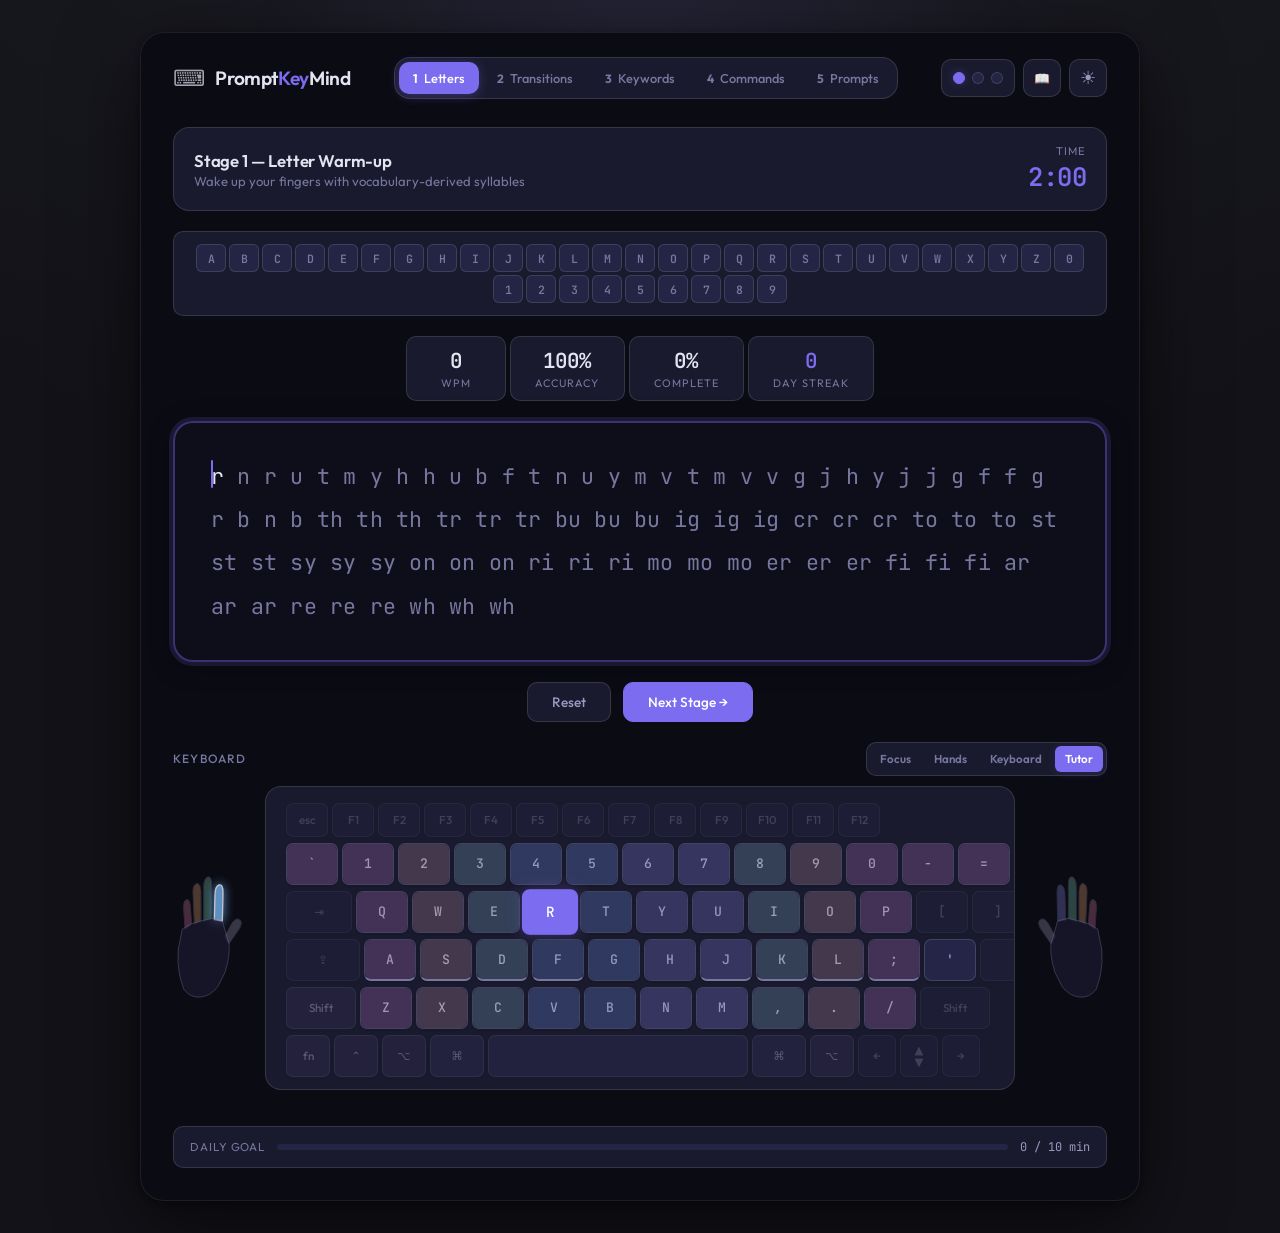
<file: index.html>
<!DOCTYPE html>
<html lang="en" data-theme="dark" data-design="studio">
<head>
  <meta charset="UTF-8">
  <meta name="viewport" content="width=device-width, initial-scale=1.0">
  <title>PromptKeyMind</title>
  <link rel="preconnect" href="https://fonts.googleapis.com">
  <link rel="preconnect" href="https://fonts.gstatic.com" crossorigin>
  <link href="https://fonts.googleapis.com/css2?family=JetBrains+Mono:wght@300;400;500;600;700&family=Outfit:wght@300;400;500;600;700&display=swap" rel="stylesheet">
  <link rel="stylesheet" href="css/styles.css?v=1.6">
</head>
<body>
  <!-- Ambient background glow -->
  <div class="ambient-glow"></div>

  <div class="app-container">
    <!-- Header -->
    <header class="app-header">
      <div class="logo">
        <span class="logo-icon">⌨</span>
        <span class="logo-text">Prompt<span class="logo-accent">Key</span>Mind</span>
      </div>

      <nav class="stage-tabs" role="tablist">
        <button class="stage-tab active" data-stage="1" role="tab" aria-selected="true">
          <span class="tab-num">1</span>
          <span class="tab-label">Letters</span>
        </button>
        <button class="stage-tab" data-stage="2" role="tab" aria-selected="false">
          <span class="tab-num">2</span>
          <span class="tab-label">Transitions</span>
        </button>
        <button class="stage-tab" data-stage="3" role="tab" aria-selected="false">
          <span class="tab-num">3</span>
          <span class="tab-label">Keywords</span>
        </button>
        <button class="stage-tab" data-stage="4" role="tab" aria-selected="false">
          <span class="tab-num">4</span>
          <span class="tab-label">Commands</span>
        </button>
        <button class="stage-tab" data-stage="5" role="tab" aria-selected="false">
          <span class="tab-num">5</span>
          <span class="tab-label">Prompts</span>
        </button>
      </nav>

      <div class="header-controls">
        <div class="design-switcher" role="group" aria-label="Design concept">
          <button class="design-dot" data-design-opt="studio" title="Studio frame" aria-label="Studio design"></button>
          <button class="design-dot" data-design-opt="terminal" title="Terminal glow" aria-label="Terminal glow design"></button>
          <button class="design-dot" data-design-opt="spotlight" title="Spotlight" aria-label="Spotlight design"></button>
        </div>
        <a href="vocab.html" class="btn-icon" title="Vocabulary" style="text-decoration:none;font-size:0.8rem;">📖</a>
        <button class="btn-icon" id="theme-toggle" title="Toggle theme (T)">
          <span class="theme-icon-dark">☀</span>
          <span class="theme-icon-light">☾</span>
        </button>
      </div>
    </header>

    <!-- Stage Info Bar -->
    <div class="stage-info">
      <div class="stage-title">
        <h2 id="stage-name">Stage 1 — Letter Warm-up</h2>
        <p class="stage-hint" id="stage-hint">Wake up your fingers with syllable patterns</p>
      </div>
      <div class="stage-timer">
        <span class="timer-label">Time</span>
        <span class="timer-value" id="timer">2:00</span>
      </div>
    </div>

    <!-- Key Progress Bar (Keybr-style) -->
    <div class="key-progress-bar" id="key-progress">
      <!-- Populated by JS -->
    </div>

    <!-- Stats Bar -->
    <div class="stats-bar">
      <div class="stat">
        <span class="stat-value" id="stat-wpm">0</span>
        <span class="stat-label">WPM</span>
      </div>
      <div class="stat">
        <span class="stat-value" id="stat-accuracy">100%</span>
        <span class="stat-label">Accuracy</span>
      </div>
      <div class="stat">
        <span class="stat-value" id="stat-progress">0%</span>
        <span class="stat-label">Complete</span>
      </div>
      <div class="stat stat-streak">
        <span class="stat-value" id="stat-streak">0</span>
        <span class="stat-label">Day streak</span>
      </div>
    </div>

    <!-- Typing Area -->
    <div class="typing-area" id="typing-area">
      <div class="typing-text" id="typing-text">
        <!-- Populated by JS: spans per character -->
      </div>
      <!-- Hidden input to capture keystrokes -->
      <input type="text" class="typing-input" id="typing-input" autocomplete="off" autocorrect="off" autocapitalize="off" spellcheck="false">
    </div>

    <!-- Action Buttons -->
    <div class="action-bar">
      <button class="btn btn-secondary" id="btn-reset" title="Reset (Esc)">Reset</button>
      <button class="btn btn-primary" id="btn-next" title="Next stage (→)">Next Stage →</button>
    </div>

    <!-- Virtual Keyboard -->
    <div class="keyboard-section" id="keyboard-section">
      <div class="keyboard-header">
        <span class="keyboard-title">Keyboard</span>
        <div class="visual-aid-switcher" role="group" aria-label="Visual aid">
          <button class="visual-aid-btn" data-visual-aid="focus" aria-pressed="false">Focus</button>
          <button class="visual-aid-btn" data-visual-aid="hands" aria-pressed="false">Hands</button>
          <button class="visual-aid-btn" data-visual-aid="keyboard" aria-pressed="false">Keyboard</button>
          <button class="visual-aid-btn active" data-visual-aid="tutor" aria-pressed="true">Tutor</button>
        </div>
      </div>
      <div class="keyboard-with-hands" id="keyboard-with-hands">
        <div class="hand hand-left" id="hand-left">
          <svg viewBox="0 0 120 200" xmlns="http://www.w3.org/2000/svg">
            <!-- Left hand outline with 5 finger regions -->
            <!-- Pinky (leftmost finger) -->
            <path class="finger" data-finger="pinky-l"
              d="M18,90 L16,60 Q15,48 20,46 Q25,44 26,56 L28,82 Z"
              />
            <!-- Ring finger -->
            <path class="finger" data-finger="ring-l"
              d="M32,82 L30,38 Q29,24 35,22 Q41,20 42,34 L42,78 Z"
              />
            <!-- Middle finger -->
            <path class="finger" data-finger="middle-l"
              d="M46,78 L46,28 Q46,14 52,12 Q58,10 58,24 L58,74 Z"
              />
            <!-- Index finger -->
            <path class="finger" data-finger="index-l"
              d="M62,76 L63,40 Q63,26 69,24 Q75,22 75,36 L74,78 Z"
              />
            <!-- Thumb (angled outward to the right) -->
            <path class="finger" data-finger="thumb"
              d="M78,100 L88,82 Q94,72 100,76 Q106,80 98,92 L84,112 Z"
              />
            <!-- Palm -->
            <path class="hand-palm"
              d="M14,90 L28,82 L42,78 L58,74 L74,78 L84,112
                 Q86,130 78,155 L68,175 Q58,190 42,192
                 Q26,194 16,180 L10,160 Q6,140 8,120 Z"
              />
          </svg>
        </div>
        <div class="keyboard-container" id="keyboard-container">
          <!-- Populated by keyboard.js -->
        </div>
        <div class="hand hand-right" id="hand-right">
          <svg viewBox="0 0 120 200" xmlns="http://www.w3.org/2000/svg">
            <!-- Right hand outline with 5 finger regions (mirrored) -->
            <!-- Pinky (rightmost finger) -->
            <path class="finger" data-finger="pinky-r"
              d="M102,90 L104,60 Q105,48 100,46 Q95,44 94,56 L92,82 Z"
              />
            <!-- Ring finger -->
            <path class="finger" data-finger="ring-r"
              d="M88,82 L90,38 Q91,24 85,22 Q79,20 78,34 L78,78 Z"
              />
            <!-- Middle finger -->
            <path class="finger" data-finger="middle-r"
              d="M74,78 L74,28 Q74,14 68,12 Q62,10 62,24 L62,74 Z"
              />
            <!-- Index finger -->
            <path class="finger" data-finger="index-r"
              d="M58,76 L57,40 Q57,26 51,24 Q45,22 45,36 L46,78 Z"
              />
            <!-- Thumb (angled outward to the left) -->
            <path class="finger" data-finger="thumb"
              d="M42,100 L32,82 Q26,72 20,76 Q14,80 22,92 L36,112 Z"
              />
            <!-- Palm -->
            <path class="hand-palm"
              d="M106,90 L92,82 L78,78 L62,74 L46,78 L36,112
                 Q34,130 42,155 L52,175 Q62,190 78,192
                 Q94,194 104,180 L110,160 Q114,140 112,120 Z"
              />
          </svg>
        </div>
      </div>
    </div>

    <!-- Daily Goal Footer -->
    <footer class="app-footer">
      <div class="daily-goal">
        <span class="goal-label">Daily goal</span>
        <div class="goal-bar">
          <div class="goal-fill" id="goal-fill" style="width: 0%"></div>
        </div>
        <span class="goal-text" id="goal-text">0 / 10 min</span>
      </div>
    </footer>
  </div>

  <script type="module" src="js/app.js?v=1.6"></script>
</body>
</html>
</file>
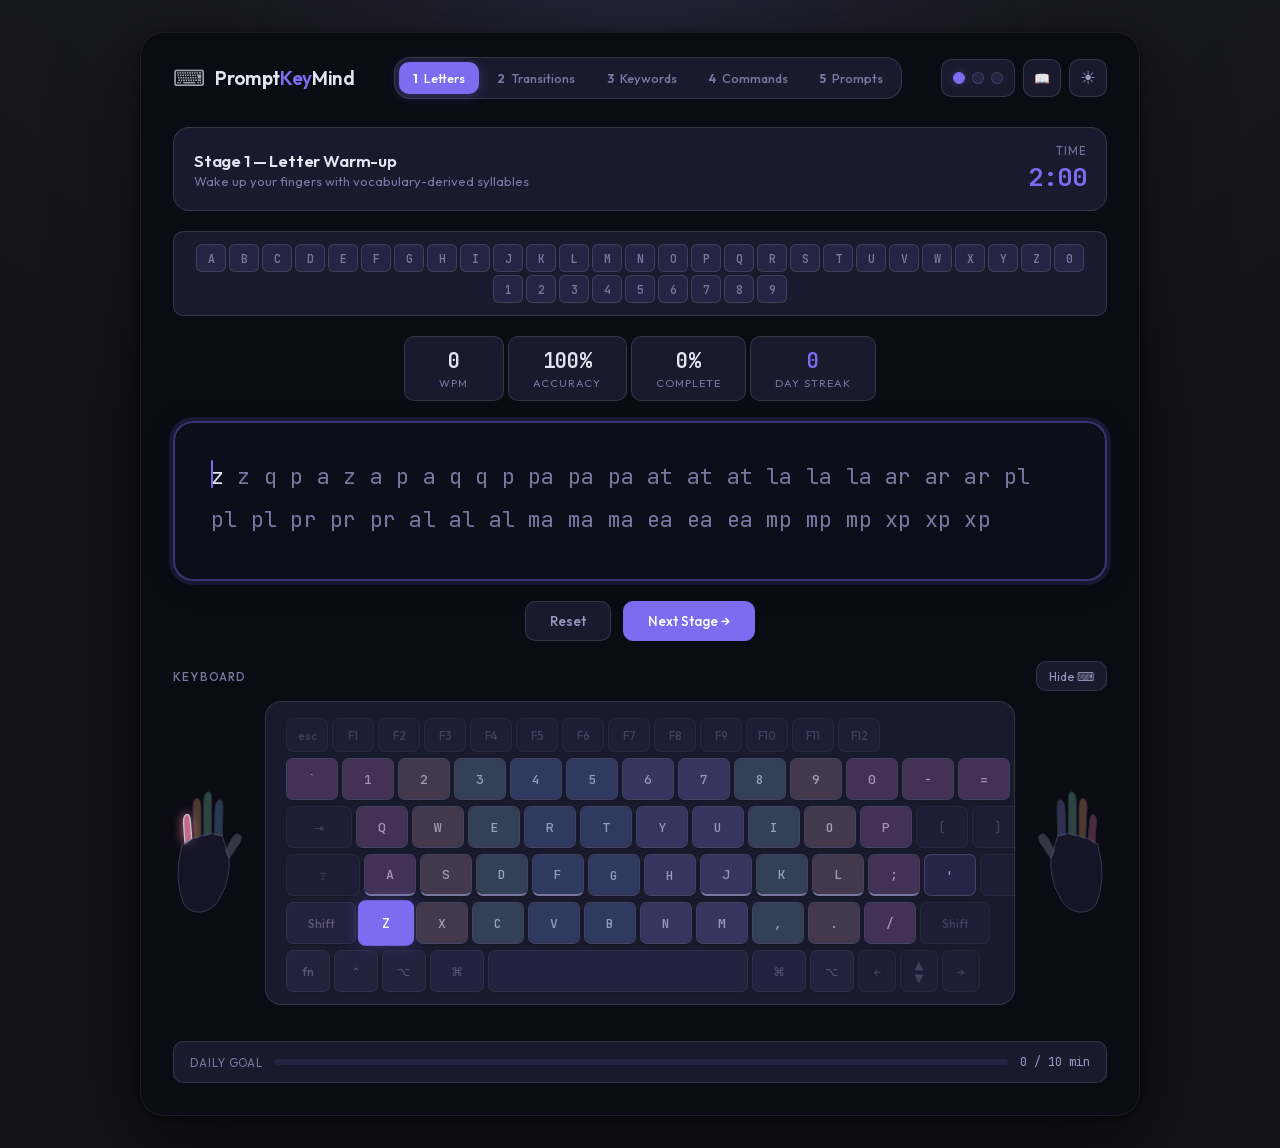
<file: local/index.html>
<!DOCTYPE html>
<html lang="en" data-theme="dark" data-design="studio">
<head>
  <meta charset="UTF-8">
  <meta name="viewport" content="width=device-width, initial-scale=1.0">
  <title>PromptKeyMind</title>
  <link rel="stylesheet" href="css/fonts.css">
  <link rel="stylesheet" href="css/styles.css">
</head>
<body>
  <!-- Ambient background glow -->
  <div class="ambient-glow"></div>

  <div class="app-container">
    <!-- Header -->
    <header class="app-header">
      <div class="logo">
        <span class="logo-icon">⌨</span>
        <span class="logo-text">Prompt<span class="logo-accent">Key</span>Mind</span>
      </div>

      <nav class="stage-tabs" role="tablist">
        <button class="stage-tab active" data-stage="1" role="tab" aria-selected="true">
          <span class="tab-num">1</span>
          <span class="tab-label">Letters</span>
        </button>
        <button class="stage-tab" data-stage="2" role="tab" aria-selected="false">
          <span class="tab-num">2</span>
          <span class="tab-label">Transitions</span>
        </button>
        <button class="stage-tab" data-stage="3" role="tab" aria-selected="false">
          <span class="tab-num">3</span>
          <span class="tab-label">Keywords</span>
        </button>
        <button class="stage-tab" data-stage="4" role="tab" aria-selected="false">
          <span class="tab-num">4</span>
          <span class="tab-label">Commands</span>
        </button>
        <button class="stage-tab" data-stage="5" role="tab" aria-selected="false">
          <span class="tab-num">5</span>
          <span class="tab-label">Prompts</span>
        </button>
      </nav>

      <div class="header-controls">
        <div class="design-switcher" role="group" aria-label="Design concept">
          <button class="design-dot" data-design-opt="studio" title="Studio frame" aria-label="Studio design"></button>
          <button class="design-dot" data-design-opt="terminal" title="Terminal glow" aria-label="Terminal glow design"></button>
          <button class="design-dot" data-design-opt="spotlight" title="Spotlight" aria-label="Spotlight design"></button>
        </div>
        <a href="vocab.html" class="btn-icon" title="Vocabulary" style="text-decoration:none;font-size:0.8rem;">📖</a>
        <button class="btn-icon" id="theme-toggle" title="Toggle theme (T)">
          <span class="theme-icon-dark">☀</span>
          <span class="theme-icon-light">☾</span>
        </button>
      </div>
    </header>

    <!-- Stage Info Bar -->
    <div class="stage-info">
      <div class="stage-title">
        <h2 id="stage-name">Stage 1 — Letter Warm-up</h2>
        <p class="stage-hint" id="stage-hint">Wake up your fingers with syllable patterns</p>
      </div>
      <div class="stage-timer">
        <span class="timer-label">Time</span>
        <span class="timer-value" id="timer">2:00</span>
      </div>
    </div>

    <!-- Key Progress Bar (Keybr-style) -->
    <div class="key-progress-bar" id="key-progress">
      <!-- Populated by JS -->
    </div>

    <!-- Stats Bar -->
    <div class="stats-bar">
      <div class="stat">
        <span class="stat-value" id="stat-wpm">0</span>
        <span class="stat-label">WPM</span>
      </div>
      <div class="stat">
        <span class="stat-value" id="stat-accuracy">100%</span>
        <span class="stat-label">Accuracy</span>
      </div>
      <div class="stat">
        <span class="stat-value" id="stat-progress">0%</span>
        <span class="stat-label">Complete</span>
      </div>
      <div class="stat stat-streak">
        <span class="stat-value" id="stat-streak">0</span>
        <span class="stat-label">Day streak</span>
      </div>
    </div>

    <!-- Typing Area -->
    <div class="typing-area" id="typing-area">
      <div class="typing-text" id="typing-text">
        <!-- Populated by JS: spans per character -->
      </div>
      <!-- Hidden input to capture keystrokes -->
      <input type="text" class="typing-input" id="typing-input" autocomplete="off" autocorrect="off" autocapitalize="off" spellcheck="false">
    </div>

    <!-- Action Buttons -->
    <div class="action-bar">
      <button class="btn btn-secondary" id="btn-reset" title="Reset (Esc)">Reset</button>
      <button class="btn btn-primary" id="btn-next" title="Next stage (→)">Next Stage →</button>
    </div>

    <!-- Virtual Keyboard -->
    <div class="keyboard-section" id="keyboard-section">
      <div class="keyboard-header">
        <span class="keyboard-title">Keyboard</span>
        <button class="btn-icon btn-small" id="keyboard-toggle" title="Toggle keyboard (K)">Hide ⌨</button>
      </div>
      <div class="keyboard-with-hands" id="keyboard-with-hands">
        <div class="hand hand-left" id="hand-left">
          <svg viewBox="0 0 120 200" xmlns="http://www.w3.org/2000/svg">
            <!-- Left hand outline with 5 finger regions -->
            <!-- Pinky (leftmost finger) -->
            <path class="finger" data-finger="pinky-l"
              d="M18,90 L16,60 Q15,48 20,46 Q25,44 26,56 L28,82 Z"
              />
            <!-- Ring finger -->
            <path class="finger" data-finger="ring-l"
              d="M32,82 L30,38 Q29,24 35,22 Q41,20 42,34 L42,78 Z"
              />
            <!-- Middle finger -->
            <path class="finger" data-finger="middle-l"
              d="M46,78 L46,28 Q46,14 52,12 Q58,10 58,24 L58,74 Z"
              />
            <!-- Index finger -->
            <path class="finger" data-finger="index-l"
              d="M62,76 L63,40 Q63,26 69,24 Q75,22 75,36 L74,78 Z"
              />
            <!-- Thumb (angled outward to the right) -->
            <path class="finger" data-finger="thumb"
              d="M78,100 L88,82 Q94,72 100,76 Q106,80 98,92 L84,112 Z"
              />
            <!-- Palm -->
            <path class="hand-palm"
              d="M14,90 L28,82 L42,78 L58,74 L74,78 L84,112
                 Q86,130 78,155 L68,175 Q58,190 42,192
                 Q26,194 16,180 L10,160 Q6,140 8,120 Z"
              />
          </svg>
        </div>
        <div class="keyboard-container" id="keyboard-container">
          <!-- Populated by keyboard.js -->
        </div>
        <div class="hand hand-right" id="hand-right">
          <svg viewBox="0 0 120 200" xmlns="http://www.w3.org/2000/svg">
            <!-- Right hand outline with 5 finger regions (mirrored) -->
            <!-- Pinky (rightmost finger) -->
            <path class="finger" data-finger="pinky-r"
              d="M102,90 L104,60 Q105,48 100,46 Q95,44 94,56 L92,82 Z"
              />
            <!-- Ring finger -->
            <path class="finger" data-finger="ring-r"
              d="M88,82 L90,38 Q91,24 85,22 Q79,20 78,34 L78,78 Z"
              />
            <!-- Middle finger -->
            <path class="finger" data-finger="middle-r"
              d="M74,78 L74,28 Q74,14 68,12 Q62,10 62,24 L62,74 Z"
              />
            <!-- Index finger -->
            <path class="finger" data-finger="index-r"
              d="M58,76 L57,40 Q57,26 51,24 Q45,22 45,36 L46,78 Z"
              />
            <!-- Thumb (angled outward to the left) -->
            <path class="finger" data-finger="thumb"
              d="M42,100 L32,82 Q26,72 20,76 Q14,80 22,92 L36,112 Z"
              />
            <!-- Palm -->
            <path class="hand-palm"
              d="M106,90 L92,82 L78,78 L62,74 L46,78 L36,112
                 Q34,130 42,155 L52,175 Q62,190 78,192
                 Q94,194 104,180 L110,160 Q114,140 112,120 Z"
              />
          </svg>
        </div>
      </div>
    </div>

    <!-- Daily Goal Footer -->
    <footer class="app-footer">
      <div class="daily-goal">
        <span class="goal-label">Daily goal</span>
        <div class="goal-bar">
          <div class="goal-fill" id="goal-fill" style="width: 0%"></div>
        </div>
        <span class="goal-text" id="goal-text">0 / 10 min</span>
      </div>
    </footer>
  </div>

  <script type="module" src="js/app.js"></script>
</body>
</html>
</file>
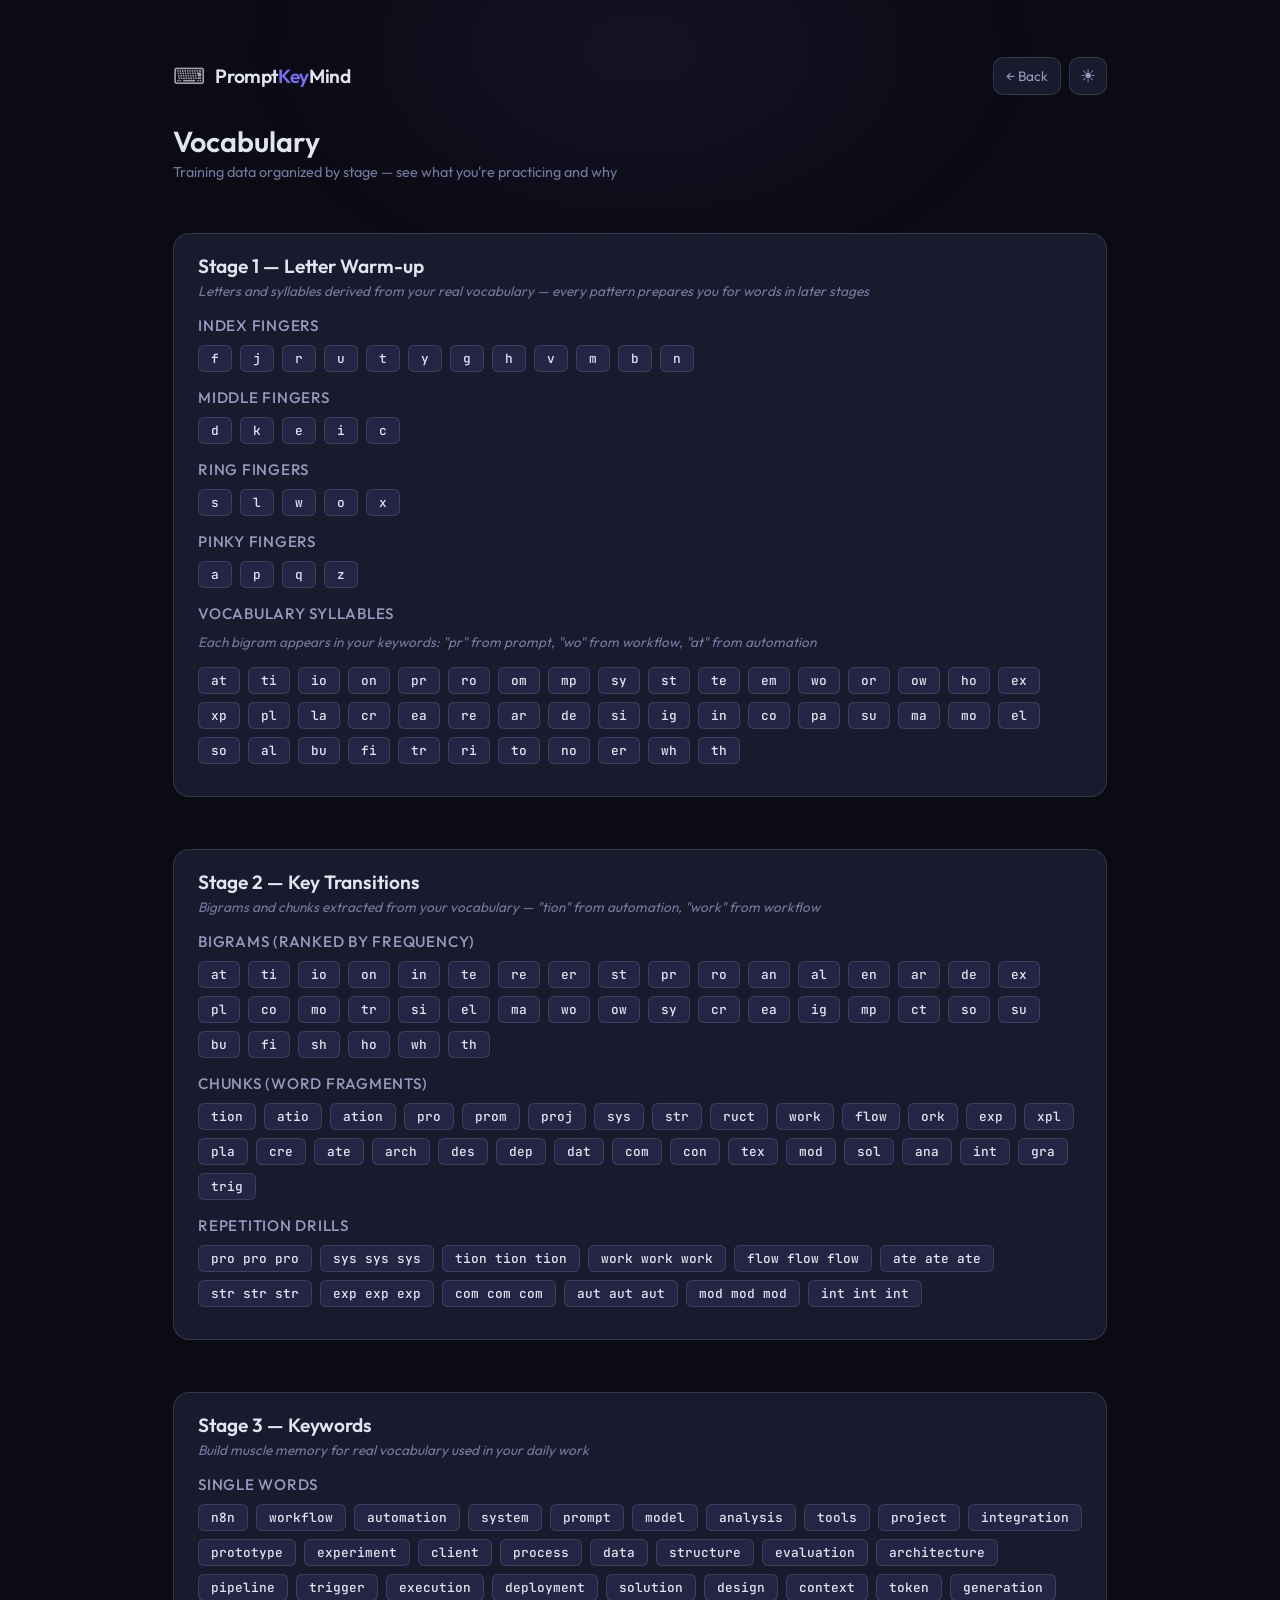
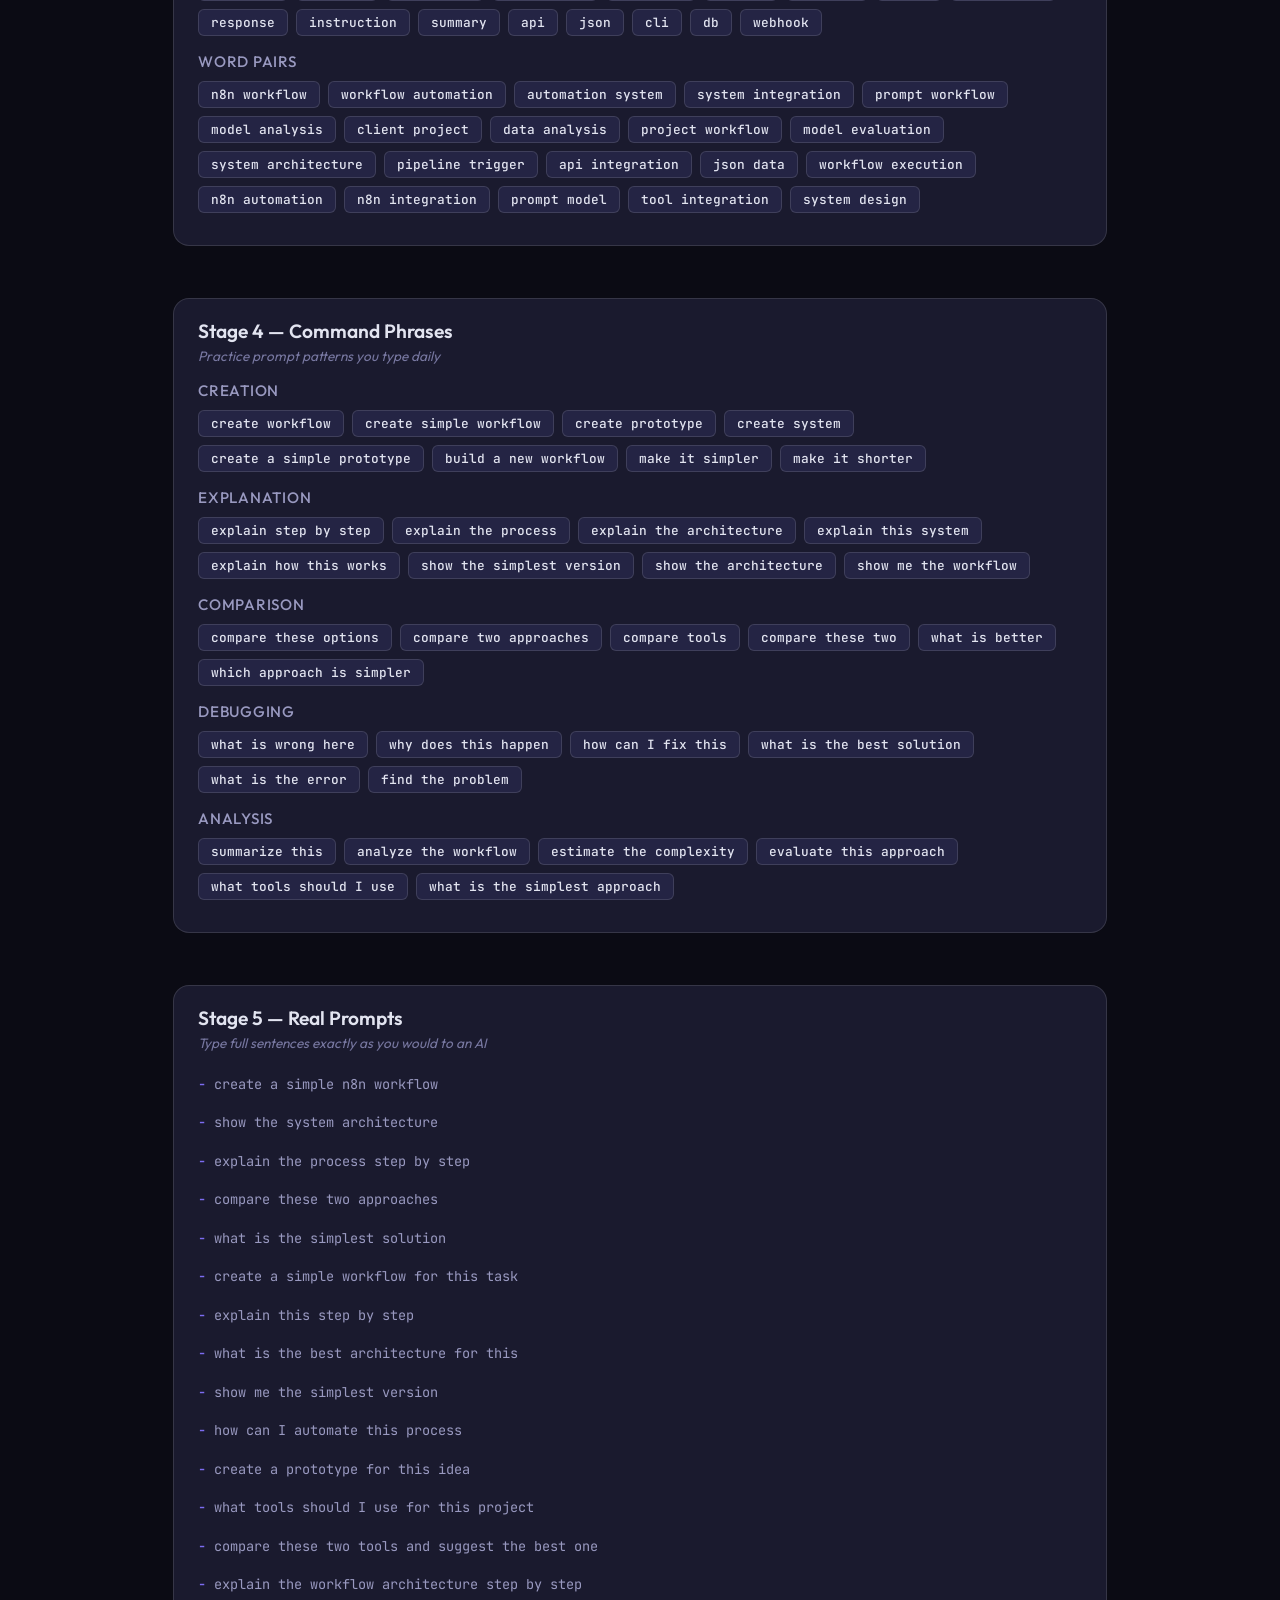
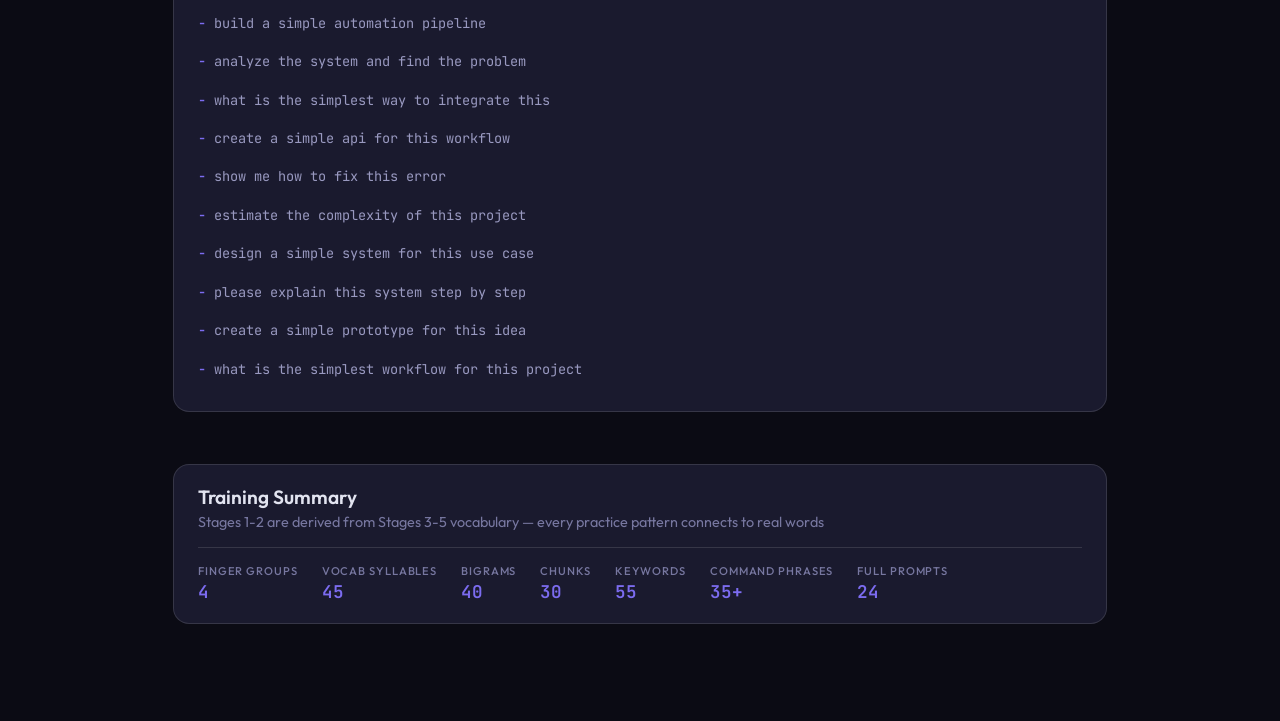
<file: vocab.html>
<!DOCTYPE html>
<html lang="en" data-theme="dark">
<head>
  <meta charset="UTF-8">
  <meta name="viewport" content="width=device-width, initial-scale=1.0">
  <title>PromptKeyMind — Vocabulary</title>
  <link rel="preconnect" href="https://fonts.googleapis.com">
  <link rel="preconnect" href="https://fonts.gstatic.com" crossorigin>
  <link href="https://fonts.googleapis.com/css2?family=JetBrains+Mono:wght@300;400;500;600;700&family=Outfit:wght@300;400;500;600;700&display=swap" rel="stylesheet">
  <link rel="stylesheet" href="css/styles.css?v=1.6">
  <style>
    /* Vocab-specific styles */
    .vocab-header {
      display: flex;
      align-items: center;
      justify-content: space-between;
      margin-bottom: 32px;
    }

    .vocab-header-title {
      display: flex;
      flex-direction: column;
      gap: 4px;
    }

    .vocab-header-title h1 {
      font-size: 1.8rem;
      font-weight: 600;
      margin: 0;
    }

    .vocab-header-subtitle {
      color: var(--text-muted);
      font-size: 0.9rem;
    }

    .vocab-back-link {
      display: inline-flex;
      align-items: center;
      gap: 6px;
      padding: 8px 12px;
      background: var(--bg-secondary);
      color: var(--text-secondary);
      border: 1px solid var(--border);
      border-radius: var(--radius-md);
      text-decoration: none;
      font-size: 0.85rem;
      transition: all var(--transition);
    }

    .vocab-back-link:hover {
      background: var(--bg-tertiary);
      color: var(--text-primary);
    }

    .vocab-section {
      margin-bottom: 32px;
      padding: 20px 24px;
      background: var(--bg-secondary);
      border: 1px solid var(--border);
      border-radius: var(--radius-lg);
    }

    .vocab-section h2 {
      font-size: 1.2rem;
      font-weight: 600;
      margin: 0 0 4px 0;
      color: var(--text-primary);
    }

    .vocab-purpose {
      color: var(--text-muted);
      font-size: 0.85rem;
      margin-bottom: 16px;
      font-style: italic;
    }

    .vocab-section h3 {
      font-size: 0.95rem;
      font-weight: 500;
      margin: 16px 0 10px 0;
      color: var(--text-secondary);
      text-transform: uppercase;
      letter-spacing: 0.05em;
    }

    .vocab-section h3:first-of-type {
      margin-top: 0;
    }

    .vocab-grid {
      display: flex;
      flex-wrap: wrap;
      gap: 8px;
      margin-bottom: 12px;
    }

    .vocab-tag {
      display: inline-flex;
      align-items: center;
      padding: 4px 12px;
      background: var(--bg-tertiary);
      color: var(--text-primary);
      border-radius: var(--radius-sm);
      font-family: var(--font-mono);
      font-size: 0.8rem;
      font-weight: 500;
      border: 1px solid var(--border);
    }

    .vocab-list {
      font-family: var(--font-mono);
      font-size: 0.85rem;
      line-height: 1.8;
      color: var(--text-secondary);
    }

    .vocab-list-item {
      padding: 4px 0;
      margin-bottom: 6px;
    }

    .vocab-list-item::before {
      content: '- ';
      color: var(--accent);
      font-weight: 600;
    }

    .vocab-summary {
      display: flex;
      gap: 24px;
      flex-wrap: wrap;
      margin-top: 16px;
      padding-top: 16px;
      border-top: 1px solid var(--border);
    }

    .summary-item {
      display: flex;
      flex-direction: column;
      gap: 2px;
    }

    .summary-label {
      font-size: 0.7rem;
      text-transform: uppercase;
      letter-spacing: 0.08em;
      color: var(--text-muted);
      font-weight: 500;
    }

    .summary-value {
      font-family: var(--font-mono);
      font-size: 1.1rem;
      font-weight: 600;
      color: var(--accent);
    }

    .subtitle-text {
      color: var(--text-muted);
      font-size: 0.9rem;
    }
  </style>
</head>
<body>
  <!-- Ambient background glow -->
  <div class="ambient-glow"></div>

  <div class="app-container">
    <!-- Header -->
    <header class="app-header">
      <div class="logo">
        <span class="logo-icon">⌨</span>
        <span class="logo-text">Prompt<span class="logo-accent">Key</span>Mind</span>
      </div>

      <div class="header-controls">
        <a href="index.html" class="vocab-back-link" title="Back to practice">← Back</a>
        <button class="btn-icon" id="theme-toggle" title="Toggle theme (T)">
          <span class="theme-icon-dark">☀</span>
          <span class="theme-icon-light">☾</span>
        </button>
      </div>
    </header>

    <div class="vocab-header">
      <div class="vocab-header-title">
        <h1>Vocabulary</h1>
        <p class="vocab-header-subtitle">Training data organized by stage — see what you're practicing and why</p>
      </div>
    </div>

    <!-- Stage 1: Letter Warm-up -->
    <section class="vocab-section">
      <h2>Stage 1 — Letter Warm-up</h2>
      <p class="vocab-purpose">Letters and syllables derived from your real vocabulary — every pattern prepares you for words in later stages</p>

      <h3>Index Fingers</h3>
      <div class="vocab-grid">
        <span class="vocab-tag">f</span> <span class="vocab-tag">j</span>
        <span class="vocab-tag">r</span> <span class="vocab-tag">u</span>
        <span class="vocab-tag">t</span> <span class="vocab-tag">y</span>
        <span class="vocab-tag">g</span> <span class="vocab-tag">h</span>
        <span class="vocab-tag">v</span> <span class="vocab-tag">m</span>
        <span class="vocab-tag">b</span> <span class="vocab-tag">n</span>
      </div>

      <h3>Middle Fingers</h3>
      <div class="vocab-grid">
        <span class="vocab-tag">d</span> <span class="vocab-tag">k</span>
        <span class="vocab-tag">e</span> <span class="vocab-tag">i</span>
        <span class="vocab-tag">c</span>
      </div>

      <h3>Ring Fingers</h3>
      <div class="vocab-grid">
        <span class="vocab-tag">s</span> <span class="vocab-tag">l</span>
        <span class="vocab-tag">w</span> <span class="vocab-tag">o</span>
        <span class="vocab-tag">x</span>
      </div>

      <h3>Pinky Fingers</h3>
      <div class="vocab-grid">
        <span class="vocab-tag">a</span> <span class="vocab-tag">p</span>
        <span class="vocab-tag">q</span> <span class="vocab-tag">z</span>
      </div>

      <h3>Vocabulary Syllables</h3>
      <p class="vocab-purpose">Each bigram appears in your keywords: "pr" from prompt, "wo" from workflow, "at" from automation</p>
      <div class="vocab-grid">
        <span class="vocab-tag">at</span> <span class="vocab-tag">ti</span>
        <span class="vocab-tag">io</span> <span class="vocab-tag">on</span>
        <span class="vocab-tag">pr</span> <span class="vocab-tag">ro</span>
        <span class="vocab-tag">om</span> <span class="vocab-tag">mp</span>
        <span class="vocab-tag">sy</span> <span class="vocab-tag">st</span>
        <span class="vocab-tag">te</span> <span class="vocab-tag">em</span>
        <span class="vocab-tag">wo</span> <span class="vocab-tag">or</span>
        <span class="vocab-tag">ow</span> <span class="vocab-tag">ho</span>
        <span class="vocab-tag">ex</span> <span class="vocab-tag">xp</span>
        <span class="vocab-tag">pl</span> <span class="vocab-tag">la</span>
        <span class="vocab-tag">cr</span> <span class="vocab-tag">ea</span>
        <span class="vocab-tag">re</span> <span class="vocab-tag">ar</span>
        <span class="vocab-tag">de</span> <span class="vocab-tag">si</span>
        <span class="vocab-tag">ig</span> <span class="vocab-tag">in</span>
        <span class="vocab-tag">co</span> <span class="vocab-tag">pa</span>
        <span class="vocab-tag">su</span> <span class="vocab-tag">ma</span>
        <span class="vocab-tag">mo</span> <span class="vocab-tag">el</span>
        <span class="vocab-tag">so</span> <span class="vocab-tag">al</span>
        <span class="vocab-tag">bu</span> <span class="vocab-tag">fi</span>
        <span class="vocab-tag">tr</span> <span class="vocab-tag">ri</span>
        <span class="vocab-tag">to</span> <span class="vocab-tag">no</span>
        <span class="vocab-tag">er</span> <span class="vocab-tag">wh</span>
        <span class="vocab-tag">th</span>
      </div>
    </section>

    <!-- Stage 2: Key Transitions -->
    <section class="vocab-section">
      <h2>Stage 2 — Key Transitions</h2>
      <p class="vocab-purpose">Bigrams and chunks extracted from your vocabulary — "tion" from automation, "work" from workflow</p>

      <h3>Bigrams (ranked by frequency)</h3>
      <div class="vocab-grid">
        <span class="vocab-tag">at</span> <span class="vocab-tag">ti</span>
        <span class="vocab-tag">io</span> <span class="vocab-tag">on</span>
        <span class="vocab-tag">in</span> <span class="vocab-tag">te</span>
        <span class="vocab-tag">re</span> <span class="vocab-tag">er</span>
        <span class="vocab-tag">st</span> <span class="vocab-tag">pr</span>
        <span class="vocab-tag">ro</span> <span class="vocab-tag">an</span>
        <span class="vocab-tag">al</span> <span class="vocab-tag">en</span>
        <span class="vocab-tag">ar</span> <span class="vocab-tag">de</span>
        <span class="vocab-tag">ex</span> <span class="vocab-tag">pl</span>
        <span class="vocab-tag">co</span> <span class="vocab-tag">mo</span>
        <span class="vocab-tag">tr</span> <span class="vocab-tag">si</span>
        <span class="vocab-tag">el</span> <span class="vocab-tag">ma</span>
        <span class="vocab-tag">wo</span> <span class="vocab-tag">ow</span>
        <span class="vocab-tag">sy</span> <span class="vocab-tag">cr</span>
        <span class="vocab-tag">ea</span> <span class="vocab-tag">ig</span>
        <span class="vocab-tag">mp</span> <span class="vocab-tag">ct</span>
        <span class="vocab-tag">so</span> <span class="vocab-tag">su</span>
        <span class="vocab-tag">bu</span> <span class="vocab-tag">fi</span>
        <span class="vocab-tag">sh</span> <span class="vocab-tag">ho</span>
        <span class="vocab-tag">wh</span> <span class="vocab-tag">th</span>
      </div>

      <h3>Chunks (word fragments)</h3>
      <div class="vocab-grid">
        <span class="vocab-tag">tion</span> <span class="vocab-tag">atio</span>
        <span class="vocab-tag">ation</span> <span class="vocab-tag">pro</span>
        <span class="vocab-tag">prom</span> <span class="vocab-tag">proj</span>
        <span class="vocab-tag">sys</span> <span class="vocab-tag">str</span>
        <span class="vocab-tag">ruct</span> <span class="vocab-tag">work</span>
        <span class="vocab-tag">flow</span> <span class="vocab-tag">ork</span>
        <span class="vocab-tag">exp</span> <span class="vocab-tag">xpl</span>
        <span class="vocab-tag">pla</span> <span class="vocab-tag">cre</span>
        <span class="vocab-tag">ate</span> <span class="vocab-tag">arch</span>
        <span class="vocab-tag">des</span> <span class="vocab-tag">dep</span>
        <span class="vocab-tag">dat</span> <span class="vocab-tag">com</span>
        <span class="vocab-tag">con</span> <span class="vocab-tag">tex</span>
        <span class="vocab-tag">mod</span> <span class="vocab-tag">sol</span>
        <span class="vocab-tag">ana</span> <span class="vocab-tag">int</span>
        <span class="vocab-tag">gra</span> <span class="vocab-tag">trig</span>
      </div>

      <h3>Repetition Drills</h3>
      <div class="vocab-grid">
        <span class="vocab-tag">pro pro pro</span>
        <span class="vocab-tag">sys sys sys</span>
        <span class="vocab-tag">tion tion tion</span>
        <span class="vocab-tag">work work work</span>
        <span class="vocab-tag">flow flow flow</span>
        <span class="vocab-tag">ate ate ate</span>
        <span class="vocab-tag">str str str</span>
        <span class="vocab-tag">exp exp exp</span>
        <span class="vocab-tag">com com com</span>
        <span class="vocab-tag">aut aut aut</span>
        <span class="vocab-tag">mod mod mod</span>
        <span class="vocab-tag">int int int</span>
      </div>
    </section>

    <!-- Stage 3: Keywords -->
    <section class="vocab-section">
      <h2>Stage 3 — Keywords</h2>
      <p class="vocab-purpose">Build muscle memory for real vocabulary used in your daily work</p>

      <h3>Single Words</h3>
      <div class="vocab-grid">
        <span class="vocab-tag">n8n</span>
        <span class="vocab-tag">workflow</span>
        <span class="vocab-tag">automation</span>
        <span class="vocab-tag">system</span>
        <span class="vocab-tag">prompt</span>
        <span class="vocab-tag">model</span>
        <span class="vocab-tag">analysis</span>
        <span class="vocab-tag">tools</span>
        <span class="vocab-tag">project</span>
        <span class="vocab-tag">integration</span>
        <span class="vocab-tag">prototype</span>
        <span class="vocab-tag">experiment</span>
        <span class="vocab-tag">client</span>
        <span class="vocab-tag">process</span>
        <span class="vocab-tag">data</span>
        <span class="vocab-tag">structure</span>
        <span class="vocab-tag">evaluation</span>
        <span class="vocab-tag">architecture</span>
        <span class="vocab-tag">pipeline</span>
        <span class="vocab-tag">trigger</span>
        <span class="vocab-tag">execution</span>
        <span class="vocab-tag">deployment</span>
        <span class="vocab-tag">solution</span>
        <span class="vocab-tag">design</span>
        <span class="vocab-tag">context</span>
        <span class="vocab-tag">token</span>
        <span class="vocab-tag">generation</span>
        <span class="vocab-tag">response</span>
        <span class="vocab-tag">instruction</span>
        <span class="vocab-tag">summary</span>
        <span class="vocab-tag">api</span>
        <span class="vocab-tag">json</span>
        <span class="vocab-tag">cli</span>
        <span class="vocab-tag">db</span>
        <span class="vocab-tag">webhook</span>
      </div>

      <h3>Word Pairs</h3>
      <div class="vocab-grid">
        <span class="vocab-tag">n8n workflow</span>
        <span class="vocab-tag">workflow automation</span>
        <span class="vocab-tag">automation system</span>
        <span class="vocab-tag">system integration</span>
        <span class="vocab-tag">prompt workflow</span>
        <span class="vocab-tag">model analysis</span>
        <span class="vocab-tag">client project</span>
        <span class="vocab-tag">data analysis</span>
        <span class="vocab-tag">project workflow</span>
        <span class="vocab-tag">model evaluation</span>
        <span class="vocab-tag">system architecture</span>
        <span class="vocab-tag">pipeline trigger</span>
        <span class="vocab-tag">api integration</span>
        <span class="vocab-tag">json data</span>
        <span class="vocab-tag">workflow execution</span>
        <span class="vocab-tag">n8n automation</span>
        <span class="vocab-tag">n8n integration</span>
        <span class="vocab-tag">prompt model</span>
        <span class="vocab-tag">tool integration</span>
        <span class="vocab-tag">system design</span>
      </div>
    </section>

    <!-- Stage 4: Command Phrases -->
    <section class="vocab-section">
      <h2>Stage 4 — Command Phrases</h2>
      <p class="vocab-purpose">Practice prompt patterns you type daily</p>

      <h3>Creation</h3>
      <div class="vocab-grid">
        <span class="vocab-tag">create workflow</span>
        <span class="vocab-tag">create simple workflow</span>
        <span class="vocab-tag">create prototype</span>
        <span class="vocab-tag">create system</span>
        <span class="vocab-tag">create a simple prototype</span>
        <span class="vocab-tag">build a new workflow</span>
        <span class="vocab-tag">make it simpler</span>
        <span class="vocab-tag">make it shorter</span>
      </div>

      <h3>Explanation</h3>
      <div class="vocab-grid">
        <span class="vocab-tag">explain step by step</span>
        <span class="vocab-tag">explain the process</span>
        <span class="vocab-tag">explain the architecture</span>
        <span class="vocab-tag">explain this system</span>
        <span class="vocab-tag">explain how this works</span>
        <span class="vocab-tag">show the simplest version</span>
        <span class="vocab-tag">show the architecture</span>
        <span class="vocab-tag">show me the workflow</span>
      </div>

      <h3>Comparison</h3>
      <div class="vocab-grid">
        <span class="vocab-tag">compare these options</span>
        <span class="vocab-tag">compare two approaches</span>
        <span class="vocab-tag">compare tools</span>
        <span class="vocab-tag">compare these two</span>
        <span class="vocab-tag">what is better</span>
        <span class="vocab-tag">which approach is simpler</span>
      </div>

      <h3>Debugging</h3>
      <div class="vocab-grid">
        <span class="vocab-tag">what is wrong here</span>
        <span class="vocab-tag">why does this happen</span>
        <span class="vocab-tag">how can I fix this</span>
        <span class="vocab-tag">what is the best solution</span>
        <span class="vocab-tag">what is the error</span>
        <span class="vocab-tag">find the problem</span>
      </div>

      <h3>Analysis</h3>
      <div class="vocab-grid">
        <span class="vocab-tag">summarize this</span>
        <span class="vocab-tag">analyze the workflow</span>
        <span class="vocab-tag">estimate the complexity</span>
        <span class="vocab-tag">evaluate this approach</span>
        <span class="vocab-tag">what tools should I use</span>
        <span class="vocab-tag">what is the simplest approach</span>
      </div>
    </section>

    <!-- Stage 5: Real Prompts -->
    <section class="vocab-section">
      <h2>Stage 5 — Real Prompts</h2>
      <p class="vocab-purpose">Type full sentences exactly as you would to an AI</p>

      <div class="vocab-list">
        <div class="vocab-list-item">create a simple n8n workflow</div>
        <div class="vocab-list-item">show the system architecture</div>
        <div class="vocab-list-item">explain the process step by step</div>
        <div class="vocab-list-item">compare these two approaches</div>
        <div class="vocab-list-item">what is the simplest solution</div>
        <div class="vocab-list-item">create a simple workflow for this task</div>
        <div class="vocab-list-item">explain this step by step</div>
        <div class="vocab-list-item">what is the best architecture for this</div>
        <div class="vocab-list-item">show me the simplest version</div>
        <div class="vocab-list-item">how can I automate this process</div>
        <div class="vocab-list-item">create a prototype for this idea</div>
        <div class="vocab-list-item">what tools should I use for this project</div>
        <div class="vocab-list-item">compare these two tools and suggest the best one</div>
        <div class="vocab-list-item">explain the workflow architecture step by step</div>
        <div class="vocab-list-item">build a simple automation pipeline</div>
        <div class="vocab-list-item">analyze the system and find the problem</div>
        <div class="vocab-list-item">what is the simplest way to integrate this</div>
        <div class="vocab-list-item">create a simple api for this workflow</div>
        <div class="vocab-list-item">show me how to fix this error</div>
        <div class="vocab-list-item">estimate the complexity of this project</div>
        <div class="vocab-list-item">design a simple system for this use case</div>
        <div class="vocab-list-item">please explain this system step by step</div>
        <div class="vocab-list-item">create a simple prototype for this idea</div>
        <div class="vocab-list-item">what is the simplest workflow for this project</div>
      </div>
    </section>

    <!-- Training Summary -->
    <section class="vocab-section">
      <h2>Training Summary</h2>
      <p class="subtitle-text">Stages 1-2 are derived from Stages 3-5 vocabulary — every practice pattern connects to real words</p>
      <div class="vocab-summary">
        <div class="summary-item">
          <span class="summary-label">Finger groups</span>
          <span class="summary-value">4</span>
        </div>
        <div class="summary-item">
          <span class="summary-label">Vocab syllables</span>
          <span class="summary-value">45</span>
        </div>
        <div class="summary-item">
          <span class="summary-label">Bigrams</span>
          <span class="summary-value">40</span>
        </div>
        <div class="summary-item">
          <span class="summary-label">Chunks</span>
          <span class="summary-value">30</span>
        </div>
        <div class="summary-item">
          <span class="summary-label">Keywords</span>
          <span class="summary-value">55</span>
        </div>
        <div class="summary-item">
          <span class="summary-label">Command phrases</span>
          <span class="summary-value">35+</span>
        </div>
        <div class="summary-item">
          <span class="summary-label">Full prompts</span>
          <span class="summary-value">24</span>
        </div>
      </div>
    </section>
  </div>

  <script>
    // Initialize theme on page load
    function initializeTheme() {
      const savedTheme = localStorage.getItem('promptkeymind_theme');
      const htmlElement = document.documentElement;

      if (savedTheme) {
        htmlElement.setAttribute('data-theme', savedTheme);
      }
    }

    // Toggle theme on button click
    document.getElementById('theme-toggle').addEventListener('click', () => {
      const htmlElement = document.documentElement;
      const currentTheme = htmlElement.getAttribute('data-theme') || 'dark';
      const newTheme = currentTheme === 'dark' ? 'light' : 'dark';

      htmlElement.setAttribute('data-theme', newTheme);
      localStorage.setItem('promptkeymind_theme', newTheme);
    });

    // Initialize on load
    initializeTheme();
  </script>
</body>
</html>
</file>
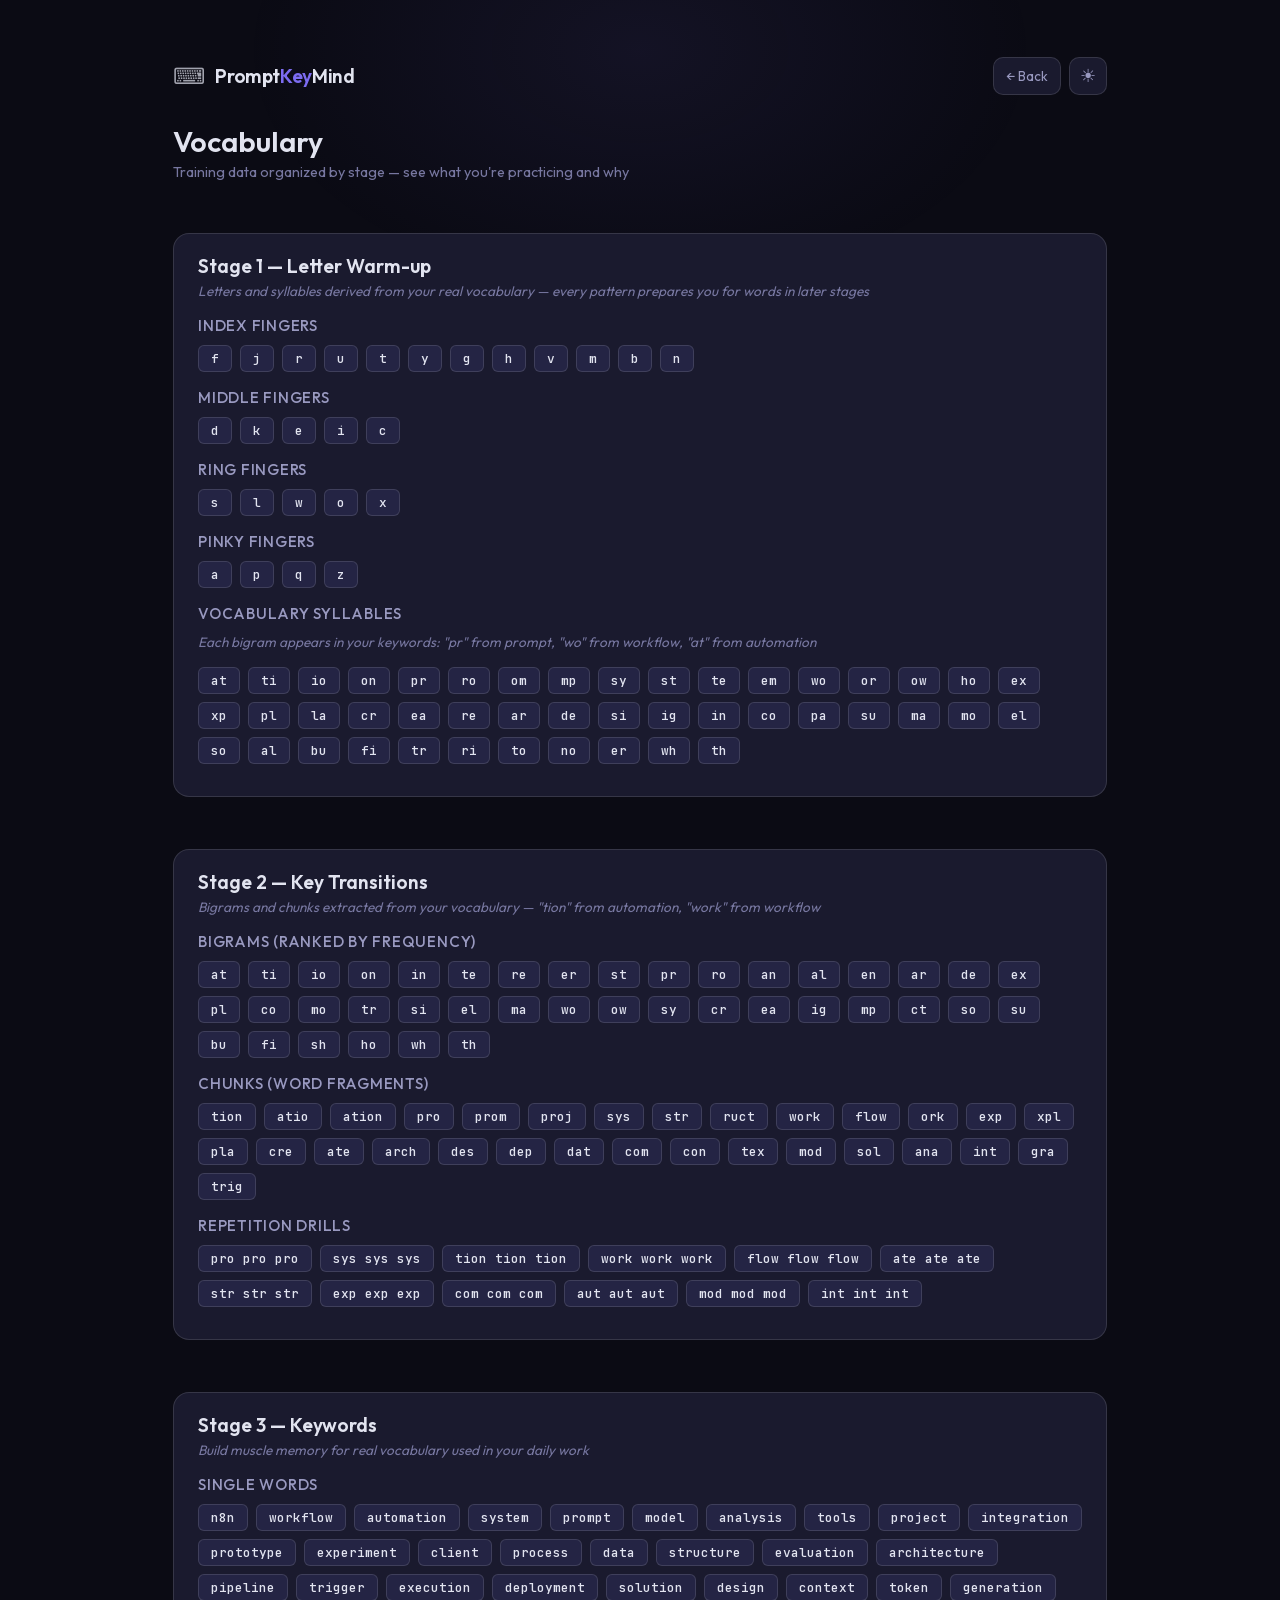
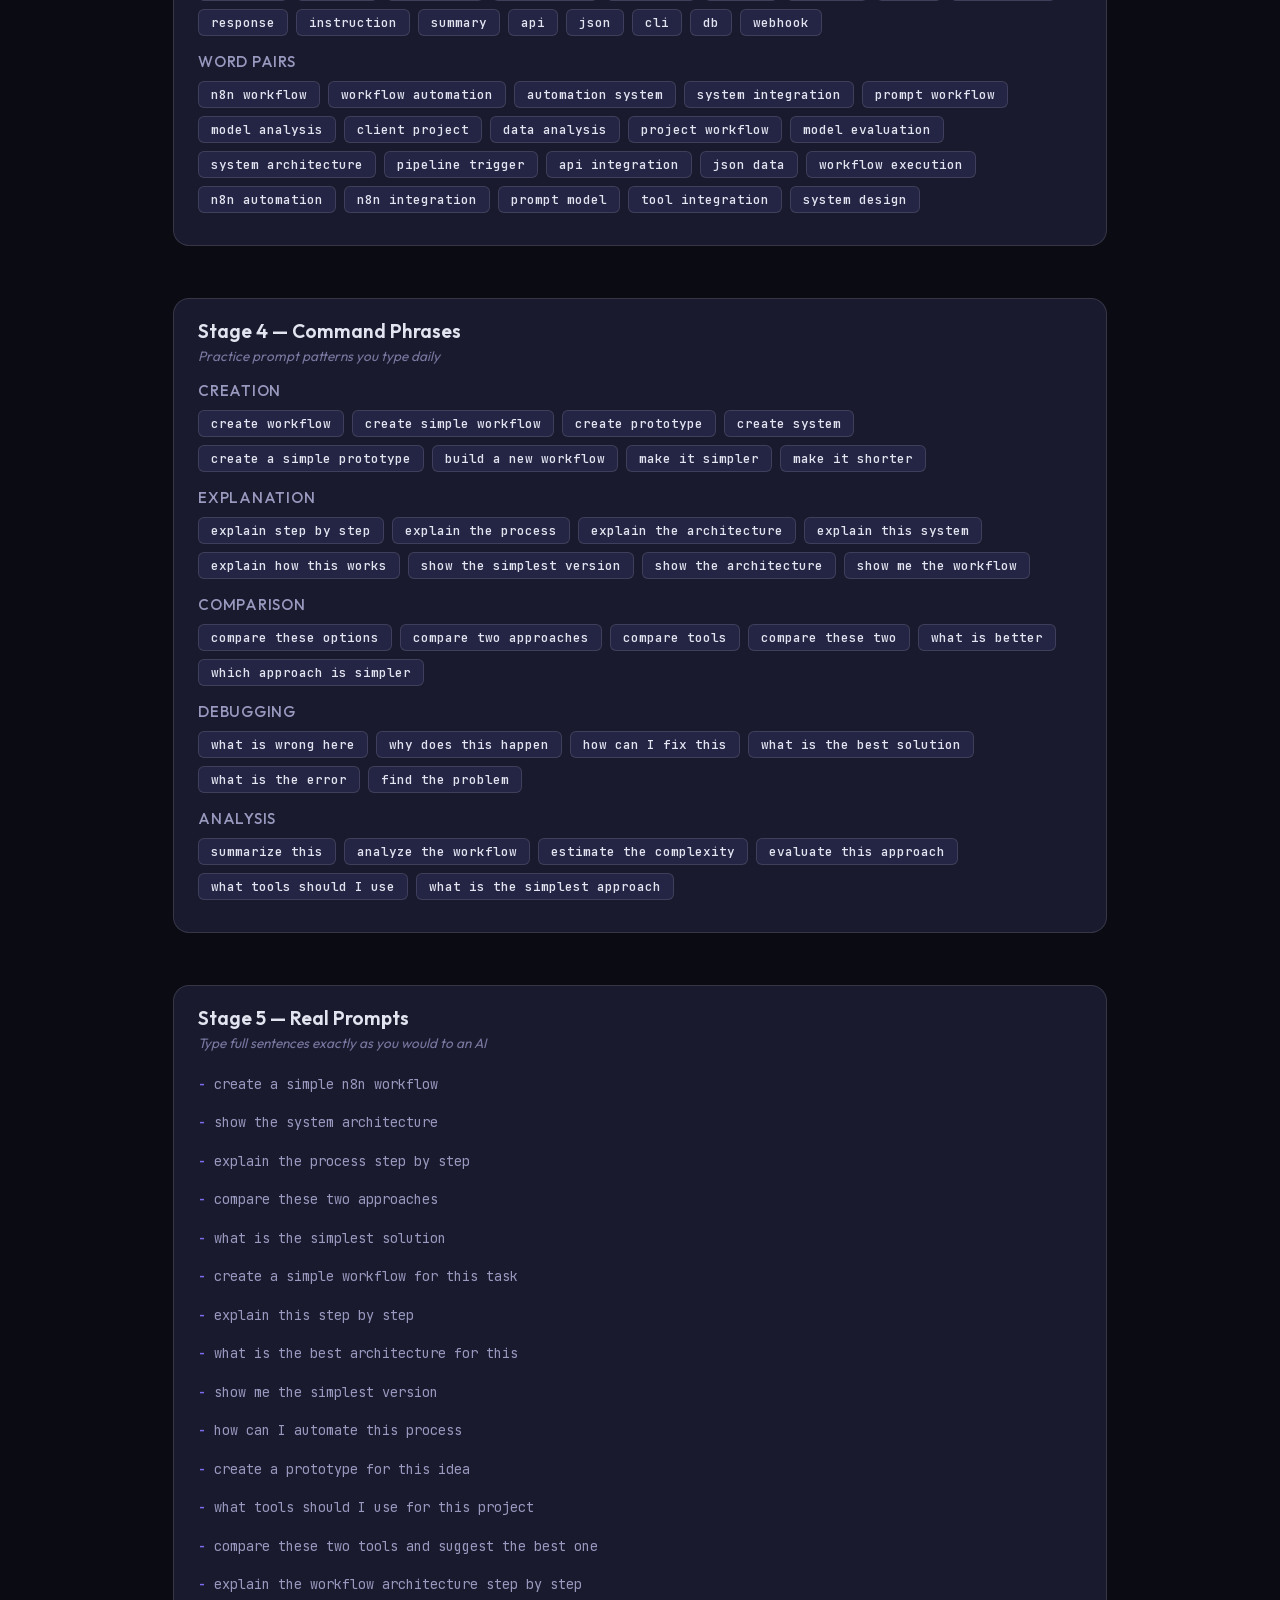
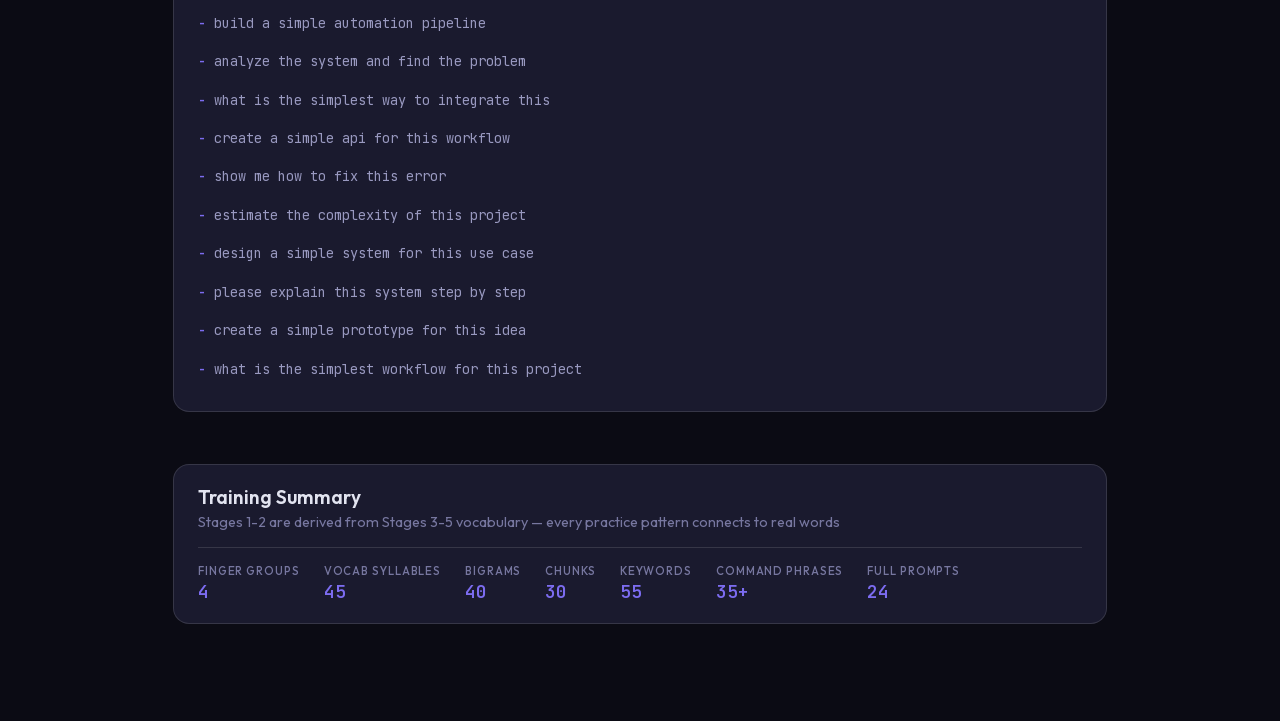
<file: local/vocab.html>
<!DOCTYPE html>
<html lang="en" data-theme="dark">
<head>
  <meta charset="UTF-8">
  <meta name="viewport" content="width=device-width, initial-scale=1.0">
  <title>PromptKeyMind — Vocabulary</title>
  <link rel="stylesheet" href="css/fonts.css">
  <link rel="stylesheet" href="css/styles.css">
  <style>
    /* Vocab-specific styles */
    .vocab-header {
      display: flex;
      align-items: center;
      justify-content: space-between;
      margin-bottom: 32px;
    }

    .vocab-header-title {
      display: flex;
      flex-direction: column;
      gap: 4px;
    }

    .vocab-header-title h1 {
      font-size: 1.8rem;
      font-weight: 600;
      margin: 0;
    }

    .vocab-header-subtitle {
      color: var(--text-muted);
      font-size: 0.9rem;
    }

    .vocab-back-link {
      display: inline-flex;
      align-items: center;
      gap: 6px;
      padding: 8px 12px;
      background: var(--bg-secondary);
      color: var(--text-secondary);
      border: 1px solid var(--border);
      border-radius: var(--radius-md);
      text-decoration: none;
      font-size: 0.85rem;
      transition: all var(--transition);
    }

    .vocab-back-link:hover {
      background: var(--bg-tertiary);
      color: var(--text-primary);
    }

    .vocab-section {
      margin-bottom: 32px;
      padding: 20px 24px;
      background: var(--bg-secondary);
      border: 1px solid var(--border);
      border-radius: var(--radius-lg);
    }

    .vocab-section h2 {
      font-size: 1.2rem;
      font-weight: 600;
      margin: 0 0 4px 0;
      color: var(--text-primary);
    }

    .vocab-purpose {
      color: var(--text-muted);
      font-size: 0.85rem;
      margin-bottom: 16px;
      font-style: italic;
    }

    .vocab-section h3 {
      font-size: 0.95rem;
      font-weight: 500;
      margin: 16px 0 10px 0;
      color: var(--text-secondary);
      text-transform: uppercase;
      letter-spacing: 0.05em;
    }

    .vocab-section h3:first-of-type {
      margin-top: 0;
    }

    .vocab-grid {
      display: flex;
      flex-wrap: wrap;
      gap: 8px;
      margin-bottom: 12px;
    }

    .vocab-tag {
      display: inline-flex;
      align-items: center;
      padding: 4px 12px;
      background: var(--bg-tertiary);
      color: var(--text-primary);
      border-radius: var(--radius-sm);
      font-family: var(--font-mono);
      font-size: 0.8rem;
      font-weight: 500;
      border: 1px solid var(--border);
    }

    .vocab-list {
      font-family: var(--font-mono);
      font-size: 0.85rem;
      line-height: 1.8;
      color: var(--text-secondary);
    }

    .vocab-list-item {
      padding: 4px 0;
      margin-bottom: 6px;
    }

    .vocab-list-item::before {
      content: '- ';
      color: var(--accent);
      font-weight: 600;
    }

    .vocab-summary {
      display: flex;
      gap: 24px;
      flex-wrap: wrap;
      margin-top: 16px;
      padding-top: 16px;
      border-top: 1px solid var(--border);
    }

    .summary-item {
      display: flex;
      flex-direction: column;
      gap: 2px;
    }

    .summary-label {
      font-size: 0.7rem;
      text-transform: uppercase;
      letter-spacing: 0.08em;
      color: var(--text-muted);
      font-weight: 500;
    }

    .summary-value {
      font-family: var(--font-mono);
      font-size: 1.1rem;
      font-weight: 600;
      color: var(--accent);
    }

    .subtitle-text {
      color: var(--text-muted);
      font-size: 0.9rem;
    }
  </style>
</head>
<body>
  <!-- Ambient background glow -->
  <div class="ambient-glow"></div>

  <div class="app-container">
    <!-- Header -->
    <header class="app-header">
      <div class="logo">
        <span class="logo-icon">⌨</span>
        <span class="logo-text">Prompt<span class="logo-accent">Key</span>Mind</span>
      </div>

      <div class="header-controls">
        <a href="index.html" class="vocab-back-link" title="Back to practice">← Back</a>
        <button class="btn-icon" id="theme-toggle" title="Toggle theme (T)">
          <span class="theme-icon-dark">☀</span>
          <span class="theme-icon-light">☾</span>
        </button>
      </div>
    </header>

    <div class="vocab-header">
      <div class="vocab-header-title">
        <h1>Vocabulary</h1>
        <p class="vocab-header-subtitle">Training data organized by stage — see what you're practicing and why</p>
      </div>
    </div>

    <!-- Stage 1: Letter Warm-up -->
    <section class="vocab-section">
      <h2>Stage 1 — Letter Warm-up</h2>
      <p class="vocab-purpose">Letters and syllables derived from your real vocabulary — every pattern prepares you for words in later stages</p>

      <h3>Index Fingers</h3>
      <div class="vocab-grid">
        <span class="vocab-tag">f</span> <span class="vocab-tag">j</span>
        <span class="vocab-tag">r</span> <span class="vocab-tag">u</span>
        <span class="vocab-tag">t</span> <span class="vocab-tag">y</span>
        <span class="vocab-tag">g</span> <span class="vocab-tag">h</span>
        <span class="vocab-tag">v</span> <span class="vocab-tag">m</span>
        <span class="vocab-tag">b</span> <span class="vocab-tag">n</span>
      </div>

      <h3>Middle Fingers</h3>
      <div class="vocab-grid">
        <span class="vocab-tag">d</span> <span class="vocab-tag">k</span>
        <span class="vocab-tag">e</span> <span class="vocab-tag">i</span>
        <span class="vocab-tag">c</span>
      </div>

      <h3>Ring Fingers</h3>
      <div class="vocab-grid">
        <span class="vocab-tag">s</span> <span class="vocab-tag">l</span>
        <span class="vocab-tag">w</span> <span class="vocab-tag">o</span>
        <span class="vocab-tag">x</span>
      </div>

      <h3>Pinky Fingers</h3>
      <div class="vocab-grid">
        <span class="vocab-tag">a</span> <span class="vocab-tag">p</span>
        <span class="vocab-tag">q</span> <span class="vocab-tag">z</span>
      </div>

      <h3>Vocabulary Syllables</h3>
      <p class="vocab-purpose">Each bigram appears in your keywords: "pr" from prompt, "wo" from workflow, "at" from automation</p>
      <div class="vocab-grid">
        <span class="vocab-tag">at</span> <span class="vocab-tag">ti</span>
        <span class="vocab-tag">io</span> <span class="vocab-tag">on</span>
        <span class="vocab-tag">pr</span> <span class="vocab-tag">ro</span>
        <span class="vocab-tag">om</span> <span class="vocab-tag">mp</span>
        <span class="vocab-tag">sy</span> <span class="vocab-tag">st</span>
        <span class="vocab-tag">te</span> <span class="vocab-tag">em</span>
        <span class="vocab-tag">wo</span> <span class="vocab-tag">or</span>
        <span class="vocab-tag">ow</span> <span class="vocab-tag">ho</span>
        <span class="vocab-tag">ex</span> <span class="vocab-tag">xp</span>
        <span class="vocab-tag">pl</span> <span class="vocab-tag">la</span>
        <span class="vocab-tag">cr</span> <span class="vocab-tag">ea</span>
        <span class="vocab-tag">re</span> <span class="vocab-tag">ar</span>
        <span class="vocab-tag">de</span> <span class="vocab-tag">si</span>
        <span class="vocab-tag">ig</span> <span class="vocab-tag">in</span>
        <span class="vocab-tag">co</span> <span class="vocab-tag">pa</span>
        <span class="vocab-tag">su</span> <span class="vocab-tag">ma</span>
        <span class="vocab-tag">mo</span> <span class="vocab-tag">el</span>
        <span class="vocab-tag">so</span> <span class="vocab-tag">al</span>
        <span class="vocab-tag">bu</span> <span class="vocab-tag">fi</span>
        <span class="vocab-tag">tr</span> <span class="vocab-tag">ri</span>
        <span class="vocab-tag">to</span> <span class="vocab-tag">no</span>
        <span class="vocab-tag">er</span> <span class="vocab-tag">wh</span>
        <span class="vocab-tag">th</span>
      </div>
    </section>

    <!-- Stage 2: Key Transitions -->
    <section class="vocab-section">
      <h2>Stage 2 — Key Transitions</h2>
      <p class="vocab-purpose">Bigrams and chunks extracted from your vocabulary — "tion" from automation, "work" from workflow</p>

      <h3>Bigrams (ranked by frequency)</h3>
      <div class="vocab-grid">
        <span class="vocab-tag">at</span> <span class="vocab-tag">ti</span>
        <span class="vocab-tag">io</span> <span class="vocab-tag">on</span>
        <span class="vocab-tag">in</span> <span class="vocab-tag">te</span>
        <span class="vocab-tag">re</span> <span class="vocab-tag">er</span>
        <span class="vocab-tag">st</span> <span class="vocab-tag">pr</span>
        <span class="vocab-tag">ro</span> <span class="vocab-tag">an</span>
        <span class="vocab-tag">al</span> <span class="vocab-tag">en</span>
        <span class="vocab-tag">ar</span> <span class="vocab-tag">de</span>
        <span class="vocab-tag">ex</span> <span class="vocab-tag">pl</span>
        <span class="vocab-tag">co</span> <span class="vocab-tag">mo</span>
        <span class="vocab-tag">tr</span> <span class="vocab-tag">si</span>
        <span class="vocab-tag">el</span> <span class="vocab-tag">ma</span>
        <span class="vocab-tag">wo</span> <span class="vocab-tag">ow</span>
        <span class="vocab-tag">sy</span> <span class="vocab-tag">cr</span>
        <span class="vocab-tag">ea</span> <span class="vocab-tag">ig</span>
        <span class="vocab-tag">mp</span> <span class="vocab-tag">ct</span>
        <span class="vocab-tag">so</span> <span class="vocab-tag">su</span>
        <span class="vocab-tag">bu</span> <span class="vocab-tag">fi</span>
        <span class="vocab-tag">sh</span> <span class="vocab-tag">ho</span>
        <span class="vocab-tag">wh</span> <span class="vocab-tag">th</span>
      </div>

      <h3>Chunks (word fragments)</h3>
      <div class="vocab-grid">
        <span class="vocab-tag">tion</span> <span class="vocab-tag">atio</span>
        <span class="vocab-tag">ation</span> <span class="vocab-tag">pro</span>
        <span class="vocab-tag">prom</span> <span class="vocab-tag">proj</span>
        <span class="vocab-tag">sys</span> <span class="vocab-tag">str</span>
        <span class="vocab-tag">ruct</span> <span class="vocab-tag">work</span>
        <span class="vocab-tag">flow</span> <span class="vocab-tag">ork</span>
        <span class="vocab-tag">exp</span> <span class="vocab-tag">xpl</span>
        <span class="vocab-tag">pla</span> <span class="vocab-tag">cre</span>
        <span class="vocab-tag">ate</span> <span class="vocab-tag">arch</span>
        <span class="vocab-tag">des</span> <span class="vocab-tag">dep</span>
        <span class="vocab-tag">dat</span> <span class="vocab-tag">com</span>
        <span class="vocab-tag">con</span> <span class="vocab-tag">tex</span>
        <span class="vocab-tag">mod</span> <span class="vocab-tag">sol</span>
        <span class="vocab-tag">ana</span> <span class="vocab-tag">int</span>
        <span class="vocab-tag">gra</span> <span class="vocab-tag">trig</span>
      </div>

      <h3>Repetition Drills</h3>
      <div class="vocab-grid">
        <span class="vocab-tag">pro pro pro</span>
        <span class="vocab-tag">sys sys sys</span>
        <span class="vocab-tag">tion tion tion</span>
        <span class="vocab-tag">work work work</span>
        <span class="vocab-tag">flow flow flow</span>
        <span class="vocab-tag">ate ate ate</span>
        <span class="vocab-tag">str str str</span>
        <span class="vocab-tag">exp exp exp</span>
        <span class="vocab-tag">com com com</span>
        <span class="vocab-tag">aut aut aut</span>
        <span class="vocab-tag">mod mod mod</span>
        <span class="vocab-tag">int int int</span>
      </div>
    </section>

    <!-- Stage 3: Keywords -->
    <section class="vocab-section">
      <h2>Stage 3 — Keywords</h2>
      <p class="vocab-purpose">Build muscle memory for real vocabulary used in your daily work</p>

      <h3>Single Words</h3>
      <div class="vocab-grid">
        <span class="vocab-tag">n8n</span>
        <span class="vocab-tag">workflow</span>
        <span class="vocab-tag">automation</span>
        <span class="vocab-tag">system</span>
        <span class="vocab-tag">prompt</span>
        <span class="vocab-tag">model</span>
        <span class="vocab-tag">analysis</span>
        <span class="vocab-tag">tools</span>
        <span class="vocab-tag">project</span>
        <span class="vocab-tag">integration</span>
        <span class="vocab-tag">prototype</span>
        <span class="vocab-tag">experiment</span>
        <span class="vocab-tag">client</span>
        <span class="vocab-tag">process</span>
        <span class="vocab-tag">data</span>
        <span class="vocab-tag">structure</span>
        <span class="vocab-tag">evaluation</span>
        <span class="vocab-tag">architecture</span>
        <span class="vocab-tag">pipeline</span>
        <span class="vocab-tag">trigger</span>
        <span class="vocab-tag">execution</span>
        <span class="vocab-tag">deployment</span>
        <span class="vocab-tag">solution</span>
        <span class="vocab-tag">design</span>
        <span class="vocab-tag">context</span>
        <span class="vocab-tag">token</span>
        <span class="vocab-tag">generation</span>
        <span class="vocab-tag">response</span>
        <span class="vocab-tag">instruction</span>
        <span class="vocab-tag">summary</span>
        <span class="vocab-tag">api</span>
        <span class="vocab-tag">json</span>
        <span class="vocab-tag">cli</span>
        <span class="vocab-tag">db</span>
        <span class="vocab-tag">webhook</span>
      </div>

      <h3>Word Pairs</h3>
      <div class="vocab-grid">
        <span class="vocab-tag">n8n workflow</span>
        <span class="vocab-tag">workflow automation</span>
        <span class="vocab-tag">automation system</span>
        <span class="vocab-tag">system integration</span>
        <span class="vocab-tag">prompt workflow</span>
        <span class="vocab-tag">model analysis</span>
        <span class="vocab-tag">client project</span>
        <span class="vocab-tag">data analysis</span>
        <span class="vocab-tag">project workflow</span>
        <span class="vocab-tag">model evaluation</span>
        <span class="vocab-tag">system architecture</span>
        <span class="vocab-tag">pipeline trigger</span>
        <span class="vocab-tag">api integration</span>
        <span class="vocab-tag">json data</span>
        <span class="vocab-tag">workflow execution</span>
        <span class="vocab-tag">n8n automation</span>
        <span class="vocab-tag">n8n integration</span>
        <span class="vocab-tag">prompt model</span>
        <span class="vocab-tag">tool integration</span>
        <span class="vocab-tag">system design</span>
      </div>
    </section>

    <!-- Stage 4: Command Phrases -->
    <section class="vocab-section">
      <h2>Stage 4 — Command Phrases</h2>
      <p class="vocab-purpose">Practice prompt patterns you type daily</p>

      <h3>Creation</h3>
      <div class="vocab-grid">
        <span class="vocab-tag">create workflow</span>
        <span class="vocab-tag">create simple workflow</span>
        <span class="vocab-tag">create prototype</span>
        <span class="vocab-tag">create system</span>
        <span class="vocab-tag">create a simple prototype</span>
        <span class="vocab-tag">build a new workflow</span>
        <span class="vocab-tag">make it simpler</span>
        <span class="vocab-tag">make it shorter</span>
      </div>

      <h3>Explanation</h3>
      <div class="vocab-grid">
        <span class="vocab-tag">explain step by step</span>
        <span class="vocab-tag">explain the process</span>
        <span class="vocab-tag">explain the architecture</span>
        <span class="vocab-tag">explain this system</span>
        <span class="vocab-tag">explain how this works</span>
        <span class="vocab-tag">show the simplest version</span>
        <span class="vocab-tag">show the architecture</span>
        <span class="vocab-tag">show me the workflow</span>
      </div>

      <h3>Comparison</h3>
      <div class="vocab-grid">
        <span class="vocab-tag">compare these options</span>
        <span class="vocab-tag">compare two approaches</span>
        <span class="vocab-tag">compare tools</span>
        <span class="vocab-tag">compare these two</span>
        <span class="vocab-tag">what is better</span>
        <span class="vocab-tag">which approach is simpler</span>
      </div>

      <h3>Debugging</h3>
      <div class="vocab-grid">
        <span class="vocab-tag">what is wrong here</span>
        <span class="vocab-tag">why does this happen</span>
        <span class="vocab-tag">how can I fix this</span>
        <span class="vocab-tag">what is the best solution</span>
        <span class="vocab-tag">what is the error</span>
        <span class="vocab-tag">find the problem</span>
      </div>

      <h3>Analysis</h3>
      <div class="vocab-grid">
        <span class="vocab-tag">summarize this</span>
        <span class="vocab-tag">analyze the workflow</span>
        <span class="vocab-tag">estimate the complexity</span>
        <span class="vocab-tag">evaluate this approach</span>
        <span class="vocab-tag">what tools should I use</span>
        <span class="vocab-tag">what is the simplest approach</span>
      </div>
    </section>

    <!-- Stage 5: Real Prompts -->
    <section class="vocab-section">
      <h2>Stage 5 — Real Prompts</h2>
      <p class="vocab-purpose">Type full sentences exactly as you would to an AI</p>

      <div class="vocab-list">
        <div class="vocab-list-item">create a simple n8n workflow</div>
        <div class="vocab-list-item">show the system architecture</div>
        <div class="vocab-list-item">explain the process step by step</div>
        <div class="vocab-list-item">compare these two approaches</div>
        <div class="vocab-list-item">what is the simplest solution</div>
        <div class="vocab-list-item">create a simple workflow for this task</div>
        <div class="vocab-list-item">explain this step by step</div>
        <div class="vocab-list-item">what is the best architecture for this</div>
        <div class="vocab-list-item">show me the simplest version</div>
        <div class="vocab-list-item">how can I automate this process</div>
        <div class="vocab-list-item">create a prototype for this idea</div>
        <div class="vocab-list-item">what tools should I use for this project</div>
        <div class="vocab-list-item">compare these two tools and suggest the best one</div>
        <div class="vocab-list-item">explain the workflow architecture step by step</div>
        <div class="vocab-list-item">build a simple automation pipeline</div>
        <div class="vocab-list-item">analyze the system and find the problem</div>
        <div class="vocab-list-item">what is the simplest way to integrate this</div>
        <div class="vocab-list-item">create a simple api for this workflow</div>
        <div class="vocab-list-item">show me how to fix this error</div>
        <div class="vocab-list-item">estimate the complexity of this project</div>
        <div class="vocab-list-item">design a simple system for this use case</div>
        <div class="vocab-list-item">please explain this system step by step</div>
        <div class="vocab-list-item">create a simple prototype for this idea</div>
        <div class="vocab-list-item">what is the simplest workflow for this project</div>
      </div>
    </section>

    <!-- Training Summary -->
    <section class="vocab-section">
      <h2>Training Summary</h2>
      <p class="subtitle-text">Stages 1-2 are derived from Stages 3-5 vocabulary — every practice pattern connects to real words</p>
      <div class="vocab-summary">
        <div class="summary-item">
          <span class="summary-label">Finger groups</span>
          <span class="summary-value">4</span>
        </div>
        <div class="summary-item">
          <span class="summary-label">Vocab syllables</span>
          <span class="summary-value">45</span>
        </div>
        <div class="summary-item">
          <span class="summary-label">Bigrams</span>
          <span class="summary-value">40</span>
        </div>
        <div class="summary-item">
          <span class="summary-label">Chunks</span>
          <span class="summary-value">30</span>
        </div>
        <div class="summary-item">
          <span class="summary-label">Keywords</span>
          <span class="summary-value">55</span>
        </div>
        <div class="summary-item">
          <span class="summary-label">Command phrases</span>
          <span class="summary-value">35+</span>
        </div>
        <div class="summary-item">
          <span class="summary-label">Full prompts</span>
          <span class="summary-value">24</span>
        </div>
      </div>
    </section>
  </div>

  <script>
    // Initialize theme on page load
    function initializeTheme() {
      const savedTheme = localStorage.getItem('promptkeymind_theme');
      const htmlElement = document.documentElement;

      if (savedTheme) {
        htmlElement.setAttribute('data-theme', savedTheme);
      }
    }

    // Toggle theme on button click
    document.getElementById('theme-toggle').addEventListener('click', () => {
      const htmlElement = document.documentElement;
      const currentTheme = htmlElement.getAttribute('data-theme') || 'dark';
      const newTheme = currentTheme === 'dark' ? 'light' : 'dark';

      htmlElement.setAttribute('data-theme', newTheme);
      localStorage.setItem('promptkeymind_theme', newTheme);
    });

    // Initialize on load
    initializeTheme();
  </script>
</body>
</html>
</file>
<file: css/styles.css>
/* ============================================
   PromptKeyMind — Styles
   "Focused Flow" aesthetic: calm, premium,
   code-editor meets meditation app
   ============================================ */

/* --- CSS Variables / Themes --- */
:root {
  /* Shared */
  --font-mono: 'JetBrains Mono', 'SF Mono', 'Fira Code', monospace;
  --font-ui: 'Outfit', 'SF Pro Display', system-ui, sans-serif;
  --radius-sm: 6px;
  --radius-md: 10px;
  --radius-lg: 16px;
  --radius-xl: 20px;
  --transition: 0.2s ease;
  --transition-slow: 0.4s cubic-bezier(0.4, 0, 0.2, 1);

  /* Finger zone colors — shared between themes */
  --finger-pinky-l: #e879a0;
  --finger-ring-l: #f0a868;
  --finger-middle-l: #7dd3a8;
  --finger-index-l: #6ea8e0;
  --finger-index-r: #8b8de8;
  --finger-middle-r: #7dd3a8;
  --finger-ring-r: #f0a868;
  --finger-pinky-r: #e879a0;
  --finger-thumb: #a0a0b8;
}

/* Dark theme (default) */
[data-theme="dark"] {
  --bg-primary: #0b0b14;
  --bg-secondary: #1a1a2e;
  --bg-tertiary: #242444;
  --bg-elevated: #282850;
  --bg-input: #0e0e1a;
  --text-primary: #e2e4f0;
  --text-secondary: #9999c0;
  --text-muted: #7777a0;
  --accent: #7c6cf0;
  --accent-glow: rgba(124, 108, 240, 0.15);
  --accent-glow-strong: rgba(124, 108, 240, 0.3);
  --correct: #4ade80;
  --error: #f87171;
  --error-bg: rgba(248, 113, 113, 0.1);
  --border: rgba(255, 255, 255, 0.12);
  --border-focus: rgba(124, 108, 240, 0.4);
  --shadow: 0 4px 24px rgba(0, 0, 0, 0.4);
  --shadow-sm: 0 2px 8px rgba(0, 0, 0, 0.3);
  --key-bg: #252548;
  --key-bg-hover: #24243e;
  --key-border: rgba(255, 255, 255, 0.14);
  --key-active: #7c6cf0;
  --key-active-text: #fff;
  --glow-color: rgba(124, 108, 240, 0.08);
}

/* Light theme */
[data-theme="light"] {
  --bg-primary: #f5f5fa;
  --bg-secondary: #eeeef4;
  --bg-tertiary: #e4e4ee;
  --bg-elevated: #fff;
  --bg-input: #fff;
  --text-primary: #1a1a2e;
  --text-secondary: #6b6b88;
  --text-muted: #9999b0;
  --accent: #5b4fd6;
  --accent-glow: rgba(91, 79, 214, 0.1);
  --accent-glow-strong: rgba(91, 79, 214, 0.2);
  --correct: #16a34a;
  --error: #dc2626;
  --error-bg: rgba(220, 38, 38, 0.06);
  --border: rgba(0, 0, 0, 0.08);
  --border-focus: rgba(91, 79, 214, 0.4);
  --shadow: 0 4px 24px rgba(0, 0, 0, 0.08);
  --shadow-sm: 0 2px 8px rgba(0, 0, 0, 0.05);
  --key-bg: #fff;
  --key-bg-hover: #f0f0f8;
  --key-border: rgba(0, 0, 0, 0.1);
  --key-active: #5b4fd6;
  --key-active-text: #fff;
  --glow-color: rgba(91, 79, 214, 0.05);
}

/* --- Design Concepts (focus-frame shells) ---
   The app is a rounded card on a contrasting surround.
   Switchable via data-design on <html>, persisted in localStorage. */

/* Concept 1 — Studio: lighter graphite surround, near-black card */
[data-design="studio"][data-theme="dark"] {
  --page-bg: radial-gradient(1200px 600px at 50% -10%, #22222e 0%, #17171e 45%, #121218 100%);
  --shell-bg: #0b0b14;
  --shell-border: rgba(255, 255, 255, 0.08);
  --shell-shadow: 0 24px 80px rgba(0, 0, 0, 0.55), 0 2px 8px rgba(0, 0, 0, 0.4);
  --shell-radius: 24px;
}
[data-design="studio"][data-theme="light"] {
  --page-bg: radial-gradient(1200px 600px at 50% -10%, #f2f2f7 0%, #e2e2ea 50%, #d8d8e2 100%);
  --shell-bg: #f7f7fc;
  --shell-border: rgba(0, 0, 0, 0.08);
  --shell-shadow: 0 24px 64px rgba(30, 30, 60, 0.18);
  --shell-radius: 24px;
}

/* Concept 2 — Terminal Glow: black dot-grid surround, glow-ring card */
[data-design="terminal"][data-theme="dark"] {
  --page-bg: radial-gradient(circle, rgba(124, 108, 240, 0.10) 1px, transparent 1.5px) 0 0 / 26px 26px, #050508;
  --shell-bg: #10101c;
  --shell-border: rgba(124, 108, 240, 0.35);
  --shell-shadow: 0 0 80px rgba(124, 108, 240, 0.18), 0 24px 60px rgba(0, 0, 0, 0.6);
  --shell-radius: 16px;
}
[data-design="terminal"][data-theme="light"] {
  --page-bg: radial-gradient(circle, rgba(91, 79, 214, 0.18) 1px, transparent 1.5px) 0 0 / 26px 26px, #e0e0ea;
  --shell-bg: #f7f7fc;
  --shell-border: rgba(91, 79, 214, 0.4);
  --shell-shadow: 0 0 60px rgba(91, 79, 214, 0.15), 0 20px 50px rgba(30, 30, 60, 0.15);
  --shell-radius: 16px;
}

/* Concept 3 — Spotlight: pool of light behind a borderless floating card */
[data-design="spotlight"][data-theme="dark"] {
  --page-bg: radial-gradient(1400px 950px at 50% 35%, #32325a 0%, #1c1c30 45%, #08080e 90%);
  --shell-bg: #0d0d17;
  --shell-border: transparent;
  --shell-shadow: 0 48px 140px rgba(0, 0, 0, 0.75), 0 12px 40px rgba(0, 0, 0, 0.5);
  --shell-radius: 30px;
}
[data-design="spotlight"][data-theme="light"] {
  --page-bg: radial-gradient(1400px 950px at 50% 35%, #ffffff 0%, #e4e4ee 45%, #c4c4d4 90%);
  --shell-bg: #fafafd;
  --shell-border: transparent;
  --shell-shadow: 0 40px 100px rgba(40, 40, 80, 0.25);
  --shell-radius: 30px;
}

/* --- Reset & Base --- */
*, *::before, *::after {
  margin: 0;
  padding: 0;
  box-sizing: border-box;
}

html {
  font-size: 16px;
  -webkit-font-smoothing: antialiased;
  -moz-osx-font-smoothing: grayscale;
}

body {
  font-family: var(--font-ui);
  background: var(--page-bg, var(--bg-primary));
  color: var(--text-primary);
  min-height: 100vh;
  transition: background var(--transition-slow), color var(--transition-slow);
  overflow-x: hidden;
  display: flex;
  justify-content: center;
  padding: 32px 24px;
}

/* --- Ambient Background Glow --- */
.ambient-glow {
  position: fixed;
  top: -200px;
  left: 50%;
  transform: translateX(-50%);
  width: 800px;
  height: 500px;
  background: radial-gradient(ellipse, var(--glow-color) 0%, transparent 70%);
  pointer-events: none;
  z-index: 0;
  transition: background var(--transition-slow);
}

/* --- App Container --- */
.app-container {
  position: relative;
  z-index: 1;
  width: 100%;
  max-width: 1000px;
  margin: auto; /* centers the card vertically on tall windows */
  padding: 24px 32px 32px;
  display: flex;
  flex-direction: column;
  gap: 20px;
  min-height: min(900px, calc(100vh - 64px));
  background: var(--shell-bg, transparent);
  border: 1px solid var(--shell-border, transparent);
  border-radius: var(--shell-radius, 0);
  box-shadow: var(--shell-shadow, none);
  transition: background var(--transition-slow), box-shadow var(--transition-slow), border-color var(--transition-slow);
}

/* Below this width the card goes full-bleed — no frame chrome */
@media (max-width: 1100px) {
  body { padding: 0; }
  .app-container {
    border-radius: 0;
    border: none;
    box-shadow: none;
    min-height: 100vh;
  }
}

/* --- Header --- */
.app-header {
  display: flex;
  align-items: center;
  justify-content: space-between;
  gap: 24px;
  padding-bottom: 8px;
}

.logo {
  display: flex;
  align-items: center;
  gap: 10px;
  flex-shrink: 0;
}

.logo-icon {
  font-size: 1.4rem;
  opacity: 0.7;
}

.logo-text {
  font-family: var(--font-ui);
  font-size: 1.2rem;
  font-weight: 600;
  letter-spacing: -0.02em;
  color: var(--text-primary);
}

.logo-accent {
  color: var(--accent);
}

/* Stage Tabs */
.stage-tabs {
  display: flex;
  gap: 4px;
  background: var(--bg-secondary);
  border-radius: var(--radius-lg);
  padding: 4px;
  border: 1px solid var(--border);
}

.stage-tab {
  display: flex;
  align-items: center;
  gap: 6px;
  padding: 8px 14px;
  border: none;
  background: transparent;
  color: var(--text-muted);
  font-family: var(--font-ui);
  font-size: 0.8rem;
  font-weight: 500;
  border-radius: var(--radius-md);
  cursor: pointer;
  transition: all var(--transition);
  white-space: nowrap;
}

.stage-tab:hover {
  color: var(--text-secondary);
  background: var(--bg-tertiary);
}

.stage-tab.active {
  background: var(--accent);
  color: #fff;
  box-shadow: 0 2px 12px var(--accent-glow-strong);
}

.stage-tab.completed {
  color: var(--correct);
}

.tab-num {
  font-weight: 700;
  font-size: 0.75rem;
}

.tab-label {
  font-weight: 500;
}

/* Header Controls */
.header-controls {
  display: flex;
  gap: 8px;
  flex-shrink: 0;
}

.btn-icon {
  width: 38px;
  height: 38px;
  border: 1px solid var(--border);
  background: var(--bg-secondary);
  color: var(--text-secondary);
  border-radius: var(--radius-md);
  cursor: pointer;
  display: flex;
  align-items: center;
  justify-content: center;
  font-size: 1.1rem;
  transition: all var(--transition);
}

.btn-icon:hover {
  background: var(--bg-tertiary);
  color: var(--text-primary);
  border-color: var(--border-focus);
}

.btn-icon.btn-small {
  width: auto;
  height: 30px;
  padding: 0 12px;
  font-size: 0.75rem;
  font-family: var(--font-ui);
}

/* Design concept switcher — three quiet dots */
.design-switcher {
  display: flex;
  align-items: center;
  gap: 7px;
  height: 38px;
  padding: 0 11px;
  background: var(--bg-secondary);
  border: 1px solid var(--border);
  border-radius: var(--radius-md);
}

.design-dot {
  width: 12px;
  height: 12px;
  padding: 0;
  border-radius: 50%;
  border: 1px solid var(--border);
  background: var(--bg-tertiary);
  cursor: pointer;
  transition: all var(--transition);
}

.design-dot:hover {
  border-color: var(--border-focus);
  transform: scale(1.2);
}

.design-dot.active {
  background: var(--accent);
  border-color: var(--accent);
  box-shadow: 0 0 8px var(--accent-glow-strong);
}

/* Theme toggle icons */
[data-theme="dark"] .theme-icon-light { display: none; }
[data-theme="light"] .theme-icon-dark { display: none; }

/* --- Stage Info --- */
.stage-info {
  display: flex;
  align-items: center;
  justify-content: space-between;
  padding: 16px 20px;
  background: var(--bg-secondary);
  border: 1px solid var(--border);
  border-radius: var(--radius-lg);
}

.stage-title h2 {
  font-family: var(--font-ui);
  font-size: 1.05rem;
  font-weight: 600;
  letter-spacing: -0.01em;
}

.stage-hint {
  color: var(--text-muted);
  font-size: 0.82rem;
  margin-top: 2px;
}

.stage-timer {
  display: flex;
  flex-direction: column;
  align-items: flex-end;
  gap: 2px;
}

.timer-label {
  font-size: 0.7rem;
  text-transform: uppercase;
  letter-spacing: 0.08em;
  color: var(--text-muted);
}

.timer-value {
  font-family: var(--font-mono);
  font-size: 1.6rem;
  font-weight: 600;
  color: var(--accent);
  letter-spacing: -0.02em;
}

.timer-value.warning {
  color: var(--error);
  animation: pulse-warning 1s infinite;
}

@keyframes pulse-warning {
  0%, 100% { opacity: 1; }
  50% { opacity: 0.5; }
}

/* --- Key Progress Bar (Keybr-style) --- */
.key-progress-bar {
  display: flex;
  gap: 3px;
  padding: 12px 16px;
  background: var(--bg-secondary);
  border: 1px solid var(--border);
  border-radius: var(--radius-md);
  flex-wrap: wrap;
  justify-content: center;
}

.key-progress-item {
  display: flex;
  align-items: center;
  justify-content: center;
  width: 30px;
  height: 28px;
  font-family: var(--font-mono);
  font-size: 0.72rem;
  font-weight: 600;
  text-transform: uppercase;
  border-radius: var(--radius-sm);
  border: 1px solid var(--border);
  background: var(--bg-tertiary);
  color: var(--text-muted);
  transition: all var(--transition);
}

.key-progress-item.current {
  border-color: var(--accent);
  background: var(--accent-glow);
  color: var(--accent);
  box-shadow: 0 0 12px var(--accent-glow);
}

.key-progress-item.mastered {
  background: rgba(74, 222, 128, 0.15);
  border-color: rgba(74, 222, 128, 0.3);
  color: var(--correct);
}

.key-progress-item.learning {
  background: rgba(251, 191, 36, 0.12);
  border-color: rgba(251, 191, 36, 0.3);
  color: #fbbf24;
}

/* --- Stats Bar --- */
.stats-bar {
  display: flex;
  gap: 4px;
  justify-content: center;
}

.stat {
  display: flex;
  flex-direction: column;
  align-items: center;
  gap: 2px;
  padding: 10px 24px;
  background: var(--bg-secondary);
  border: 1px solid var(--border);
  border-radius: var(--radius-md);
  min-width: 100px;
}

.stat-value {
  font-family: var(--font-mono);
  font-size: 1.3rem;
  font-weight: 600;
  color: var(--text-primary);
}

.stat-label {
  font-size: 0.68rem;
  text-transform: uppercase;
  letter-spacing: 0.1em;
  color: var(--text-muted);
}

.stat-streak .stat-value {
  color: var(--accent);
}

/* --- Typing Area --- */
.typing-area {
  position: relative;
  background: var(--bg-input);
  border: 2px solid var(--border);
  border-radius: var(--radius-xl);
  padding: 32px 36px;
  min-height: 160px;
  cursor: text;
  transition: border-color var(--transition), box-shadow var(--transition);
}

.typing-area:focus-within {
  border-color: var(--border-focus);
  box-shadow: 0 0 0 4px var(--accent-glow), var(--shadow);
}

.typing-text {
  font-family: var(--font-mono);
  font-size: 1.35rem;
  line-height: 2;
  letter-spacing: 0.01em;
  color: var(--text-muted);
  user-select: none;
}

.typing-text .word {
  display: inline;
  white-space: nowrap;
}

.typing-text .char-space {
  white-space: pre-wrap;
}

.typing-text .char {
  position: relative;
  transition: color 0.05s;
}

.typing-text .char.correct {
  color: var(--correct);
}

.typing-text .char.incorrect {
  color: var(--error);
  background: var(--error-bg);
  border-radius: 2px;
}

.typing-text .char.current {
  color: var(--text-primary);
}

.typing-text .char.current::after {
  content: '';
  position: absolute;
  left: 0;
  bottom: 2px;
  width: 2px;
  height: 1.3em;
  background: var(--accent);
  animation: blink-cursor 1s step-end infinite;
  border-radius: 1px;
}

/* Caret shown at the start of a new line when the wrap-space is current */
.typing-text .char.current-wrap::after {
  content: '';
  position: absolute;
  left: -1px;
  bottom: 2px;
  width: 2px;
  height: 1.3em;
  background: var(--accent);
  animation: blink-cursor 1s step-end infinite;
  border-radius: 1px;
}

@keyframes blink-cursor {
  0%, 100% { opacity: 1; }
  50% { opacity: 0; }
}

.typing-input {
  position: absolute;
  top: 0;
  left: 0;
  width: 100%;
  height: 100%;
  opacity: 0;
  cursor: text;
  font-size: 16px; /* prevent zoom on focus */
}

/* --- Action Bar --- */
.action-bar {
  display: flex;
  justify-content: center;
  gap: 12px;
}

.btn {
  font-family: var(--font-ui);
  font-size: 0.85rem;
  font-weight: 500;
  padding: 10px 24px;
  border-radius: var(--radius-md);
  border: 1px solid var(--border);
  cursor: pointer;
  transition: all var(--transition);
}

.btn-secondary {
  background: var(--bg-secondary);
  color: var(--text-secondary);
}

.btn-secondary:hover {
  background: var(--bg-tertiary);
  color: var(--text-primary);
}

.btn-primary {
  background: var(--accent);
  color: #fff;
  border-color: var(--accent);
}

.btn-primary:hover {
  filter: brightness(1.1);
  box-shadow: 0 4px 16px var(--accent-glow-strong);
}

/* --- Keyboard Section --- */
.keyboard-section {
  display: flex;
  flex-direction: column;
  gap: 10px;
}

.keyboard-header {
  display: flex;
  align-items: center;
  justify-content: space-between;
  gap: 12px;
}

.keyboard-title {
  font-size: 0.75rem;
  text-transform: uppercase;
  letter-spacing: 0.1em;
  color: var(--text-muted);
  font-weight: 500;
}

.visual-aid-switcher {
  display: flex;
  align-items: center;
  gap: 3px;
  min-height: 34px;
  padding: 3px;
  background: var(--bg-secondary);
  border: 1px solid var(--border);
  border-radius: var(--radius-md);
}

.visual-aid-btn {
  min-height: 26px;
  padding: 0 10px;
  border: 0;
  border-radius: var(--radius-sm);
  background: transparent;
  color: var(--text-muted);
  font-family: var(--font-ui);
  font-size: 0.72rem;
  font-weight: 600;
  cursor: pointer;
  transition: all var(--transition);
}

.visual-aid-btn:hover {
  color: var(--text-secondary);
  background: var(--bg-tertiary);
}

.visual-aid-btn.active {
  background: var(--accent);
  color: #fff;
  box-shadow: 0 2px 10px var(--accent-glow);
}

.keyboard-container {
  background: var(--bg-secondary);
  border: 1px solid var(--border);
  border-radius: var(--radius-lg);
  padding: 16px 20px 12px;
  display: flex;
  flex-direction: column;
  gap: 6px;
  align-items: flex-start;
  transition: max-height var(--transition-slow), opacity var(--transition-slow), padding var(--transition-slow);
  overflow: hidden;
}

.keyboard-container.hidden {
  width: 0;
  max-width: 0;
  max-height: 0;
  opacity: 0;
  padding: 0;
  border: none;
  pointer-events: none;
}

/* Mac stagger — every row starts flush; the leading key's own width
   (tab/caps lock/shift) creates the natural offset, matching a real keyboard */
.keyboard-row {
  display: flex;
  gap: 4px;
}

/* Base key style — Mac-like rounded rectangles */
.key {
  width: 52px;
  height: 42px;
  display: flex;
  align-items: center;
  justify-content: center;
  font-family: var(--font-mono);
  font-size: 0.82rem;
  font-weight: 500;
  background: var(--key-bg);
  color: var(--text-secondary);
  border: 1px solid var(--key-border);
  border-radius: 7px;
  transition: all 0.1s ease;
  user-select: none;
  position: relative;
  box-shadow: 0 1px 2px rgba(0,0,0,0.15);
}

.key::after {
  content: '';
  position: absolute;
  inset: 0;
  border-radius: 7px;
  opacity: 0.15;
  transition: opacity 0.1s;
}

/* Finger zone colors on keys */
.key[data-finger="pinky-l"]::after { background: var(--finger-pinky-l); }
.key[data-finger="ring-l"]::after { background: var(--finger-ring-l); }
.key[data-finger="middle-l"]::after { background: var(--finger-middle-l); }
.key[data-finger="index-l"]::after { background: var(--finger-index-l); }
.key[data-finger="index-r"]::after { background: var(--finger-index-r); }
.key[data-finger="middle-r"]::after { background: var(--finger-middle-r); }
.key[data-finger="ring-r"]::after { background: var(--finger-ring-r); }
.key[data-finger="pinky-r"]::after { background: var(--finger-pinky-r); }
.key[data-finger="thumb"]::after { background: var(--finger-thumb); }

.key.active {
  background: var(--key-active);
  color: var(--key-active-text);
  border-color: var(--key-active);
  box-shadow: 0 0 16px var(--accent-glow-strong);
  transform: scale(1.08);
}

.key.active::after {
  opacity: 0;
}

.key.home-key {
  border-bottom: 2px solid var(--text-muted);
}

/* Modifier keys — dimmer, smaller text */
.key.key-modifier {
  opacity: 0.5;
  font-size: 0.72rem;
  font-family: var(--font-ui);
}

.key.key-modifier::after {
  opacity: 0.05;
}

/* Mac modifier widths */
.key-shift { width: 70px; }
.key-mod-sm { width: 44px; font-size: 0.9rem; }
.key-mod { width: 54px; font-size: 0.9rem; }
.key-space { width: 260px; }

/* Real-keyboard orientation keys — function row, tab, caps lock, return,
   brackets, arrows. Present for shape, never trained, always low-visibility. */
.key.key-inactive {
  opacity: 0.3;
}

.key.key-inactive::after {
  opacity: 0;
}

.key-esc, .key-fkey {
  width: 42px;
  height: 34px;
  font-size: 0.65rem;
}

.key-tab { width: 66px; }
.key-capslock { width: 74px; }
.key-return { width: 84px; }

.key-arrow {
  width: 38px;
  font-size: 0.75rem;
}

.key-updown {
  flex-direction: column;
  gap: 1px;
  font-size: 0.6rem;
  line-height: 1;
}

/* Finger Legend (hidden — replaced by hand SVGs) */
.finger-legend {
  display: none;
}

/* --- Hand SVG Indicators --- */
.keyboard-with-hands {
  display: flex;
  align-items: center;
  justify-content: center;
  gap: 12px;
  max-height: 500px;
  overflow: hidden;
  transition: max-height var(--transition-slow), opacity var(--transition-slow), gap var(--transition-slow);
}

.hand {
  width: 80px;
  flex-shrink: 0;
  opacity: 0.85;
  transition: opacity var(--transition);
}

.hand.hidden {
  display: none;
}

.hand svg {
  width: 100%;
  height: auto;
  overflow: visible;
}

/* Palm shape */
.hand .hand-palm {
  fill: var(--bg-tertiary);
  stroke: var(--text-muted);
  stroke-width: 1.5;
  stroke-linejoin: round;
  opacity: 0.5;
  transition: fill var(--transition), stroke var(--transition);
}

/* Finger paths — default: zone color at low opacity */
.hand .finger {
  stroke: var(--text-muted);
  stroke-width: 1.5;
  stroke-linejoin: round;
  stroke-linecap: round;
  opacity: 0.7;
  transition: fill 0.15s ease, opacity 0.15s ease, filter 0.15s ease;
}

/* Finger zone fill colors (low opacity by default) */
.hand .finger[data-finger="pinky-l"] { fill: var(--finger-pinky-l); opacity: 0.35; }
.hand .finger[data-finger="ring-l"] { fill: var(--finger-ring-l); opacity: 0.35; }
.hand .finger[data-finger="middle-l"] { fill: var(--finger-middle-l); opacity: 0.35; }
.hand .finger[data-finger="index-l"] { fill: var(--finger-index-l); opacity: 0.35; }
.hand .finger[data-finger="pinky-r"] { fill: var(--finger-pinky-r); opacity: 0.35; }
.hand .finger[data-finger="ring-r"] { fill: var(--finger-ring-r); opacity: 0.35; }
.hand .finger[data-finger="middle-r"] { fill: var(--finger-middle-r); opacity: 0.35; }
.hand .finger[data-finger="index-r"] { fill: var(--finger-index-r); opacity: 0.35; }
.hand .finger[data-finger="thumb"] { fill: var(--finger-thumb); opacity: 0.35; }

/* Active finger — full brightness + glow */
.hand .finger.active {
  opacity: 1;
  stroke: var(--text-primary);
  stroke-width: 2;
  filter: drop-shadow(0 0 6px currentColor);
}

.keyboard-with-hands.hands-only {
  gap: 80px;
  padding: 12px 0 18px;
}

.keyboard-with-hands.hands-only .hand {
  width: 118px;
  opacity: 0.82;
}

.keyboard-with-hands.keyboard-only {
  gap: 0;
}

.hand .finger.active[data-finger="pinky-l"] { fill: var(--finger-pinky-l); filter: drop-shadow(0 0 8px var(--finger-pinky-l)); }
.hand .finger.active[data-finger="ring-l"] { fill: var(--finger-ring-l); filter: drop-shadow(0 0 8px var(--finger-ring-l)); }
.hand .finger.active[data-finger="middle-l"] { fill: var(--finger-middle-l); filter: drop-shadow(0 0 8px var(--finger-middle-l)); }
.hand .finger.active[data-finger="index-l"] { fill: var(--finger-index-l); filter: drop-shadow(0 0 8px var(--finger-index-l)); }
.hand .finger.active[data-finger="pinky-r"] { fill: var(--finger-pinky-r); filter: drop-shadow(0 0 8px var(--finger-pinky-r)); }
.hand .finger.active[data-finger="ring-r"] { fill: var(--finger-ring-r); filter: drop-shadow(0 0 8px var(--finger-ring-r)); }
.hand .finger.active[data-finger="middle-r"] { fill: var(--finger-middle-r); filter: drop-shadow(0 0 8px var(--finger-middle-r)); }
.hand .finger.active[data-finger="index-r"] { fill: var(--finger-index-r); filter: drop-shadow(0 0 8px var(--finger-index-r)); }
.hand .finger.active[data-finger="thumb"] { fill: var(--finger-thumb); filter: drop-shadow(0 0 8px var(--finger-thumb)); }

/* When keyboard is hidden, hide hands and collapse wrapper */
.keyboard-with-hands.hidden {
  max-height: 0;
  opacity: 0;
  overflow: hidden;
  gap: 0;
  pointer-events: none;
  transition: max-height var(--transition-slow), opacity var(--transition-slow);
}

/* --- Footer --- */
.app-footer {
  margin-top: auto;
  padding-top: 16px;
}

.daily-goal {
  display: flex;
  align-items: center;
  gap: 12px;
  padding: 12px 16px;
  background: var(--bg-secondary);
  border: 1px solid var(--border);
  border-radius: var(--radius-md);
}

.goal-label {
  font-size: 0.72rem;
  text-transform: uppercase;
  letter-spacing: 0.08em;
  color: var(--text-muted);
  white-space: nowrap;
}

.goal-bar {
  flex: 1;
  height: 6px;
  background: var(--bg-tertiary);
  border-radius: 3px;
  overflow: hidden;
}

.goal-fill {
  height: 100%;
  background: linear-gradient(90deg, var(--accent), var(--correct));
  border-radius: 3px;
  transition: width var(--transition-slow);
}

.goal-text {
  font-family: var(--font-mono);
  font-size: 0.75rem;
  color: var(--text-secondary);
  white-space: nowrap;
}

/* --- Stage Complete Overlay --- */
.stage-complete {
  position: fixed;
  inset: 0;
  background: rgba(0, 0, 0, 0.6);
  display: flex;
  align-items: center;
  justify-content: center;
  z-index: 100;
  opacity: 0;
  pointer-events: none;
  transition: opacity var(--transition-slow);
}

.stage-complete.visible {
  opacity: 1;
  pointer-events: all;
}

.stage-complete-card {
  background: var(--bg-elevated);
  border: 1px solid var(--border);
  border-radius: var(--radius-xl);
  padding: 40px 48px;
  text-align: center;
  box-shadow: var(--shadow);
  max-width: 420px;
}

.stage-complete-card h3 {
  font-family: var(--font-ui);
  font-size: 1.4rem;
  font-weight: 600;
  margin-bottom: 8px;
}

.stage-complete-card p {
  color: var(--text-secondary);
  font-size: 0.9rem;
  margin-bottom: 24px;
}

.stage-complete-stats {
  display: flex;
  gap: 24px;
  justify-content: center;
  margin-bottom: 28px;
}

/* --- Animations --- */
@keyframes fade-in {
  from { opacity: 0; transform: translateY(8px); }
  to { opacity: 1; transform: translateY(0); }
}

.app-container > * {
  animation: fade-in 0.4s ease both;
}

.app-container > *:nth-child(1) { animation-delay: 0.05s; }
.app-container > *:nth-child(2) { animation-delay: 0.1s; }
.app-container > *:nth-child(3) { animation-delay: 0.15s; }
.app-container > *:nth-child(4) { animation-delay: 0.2s; }
.app-container > *:nth-child(5) { animation-delay: 0.25s; }
.app-container > *:nth-child(6) { animation-delay: 0.3s; }
.app-container > *:nth-child(7) { animation-delay: 0.35s; }
.app-container > *:nth-child(8) { animation-delay: 0.4s; }
.app-container > *:nth-child(9) { animation-delay: 0.45s; }

/* --- Time-up Modal --- */
.timeup-overlay {
  position: fixed;
  inset: 0;
  background: rgba(0, 0, 0, 0.6);
  backdrop-filter: blur(4px);
  display: flex;
  align-items: center;
  justify-content: center;
  z-index: 1000;
  animation: fade-in 0.2s ease;
}

.timeup-modal {
  background: var(--bg-secondary);
  border: 1px solid var(--border);
  border-radius: var(--radius-xl);
  padding: 32px 40px;
  text-align: center;
  max-width: 400px;
  width: 90%;
  box-shadow: 0 20px 60px rgba(0, 0, 0, 0.4);
}

.timeup-modal h3 {
  font-family: var(--font-ui);
  font-size: 1.4rem;
  font-weight: 600;
  margin: 0 0 8px 0;
  color: var(--text-primary);
}

.timeup-stats {
  font-family: var(--font-mono);
  font-size: 0.95rem;
  color: var(--accent);
  margin: 0 0 24px 0;
}

.timeup-actions {
  display: flex;
  gap: 12px;
  justify-content: center;
}

.timeup-actions .btn {
  min-width: 140px;
}

.timeup-hint {
  font-size: 0.75rem;
  color: var(--text-muted);
  margin: 16px 0 0 0;
}
</file>
<file: local/css/fonts.css>
/* Local @font-face declarations for offline use */
/* Variable fonts — single file per family, all weights */

@font-face {
  font-family: 'JetBrains Mono';
  font-style: normal;
  font-weight: 400 700;
  font-display: swap;
  src: url(../fonts/JetBrainsMono.woff2) format('woff2');
}

@font-face {
  font-family: 'Outfit';
  font-style: normal;
  font-weight: 400 700;
  font-display: swap;
  src: url(../fonts/Outfit.woff2) format('woff2');
}
</file>
<file: local/css/styles.css>
/* ============================================
   PromptKeyMind — Styles
   "Focused Flow" aesthetic: calm, premium,
   code-editor meets meditation app
   ============================================ */

/* --- CSS Variables / Themes --- */
:root {
  /* Shared */
  --font-mono: 'JetBrains Mono', 'SF Mono', 'Fira Code', monospace;
  --font-ui: 'Outfit', 'SF Pro Display', system-ui, sans-serif;
  --radius-sm: 6px;
  --radius-md: 10px;
  --radius-lg: 16px;
  --radius-xl: 20px;
  --transition: 0.2s ease;
  --transition-slow: 0.4s cubic-bezier(0.4, 0, 0.2, 1);

  /* Finger zone colors — shared between themes */
  --finger-pinky-l: #e879a0;
  --finger-ring-l: #f0a868;
  --finger-middle-l: #7dd3a8;
  --finger-index-l: #6ea8e0;
  --finger-index-r: #8b8de8;
  --finger-middle-r: #7dd3a8;
  --finger-ring-r: #f0a868;
  --finger-pinky-r: #e879a0;
  --finger-thumb: #a0a0b8;
}

/* Dark theme (default) */
[data-theme="dark"] {
  --bg-primary: #0b0b14;
  --bg-secondary: #1a1a2e;
  --bg-tertiary: #242444;
  --bg-elevated: #282850;
  --bg-input: #0e0e1a;
  --text-primary: #e2e4f0;
  --text-secondary: #9999c0;
  --text-muted: #7777a0;
  --accent: #7c6cf0;
  --accent-glow: rgba(124, 108, 240, 0.15);
  --accent-glow-strong: rgba(124, 108, 240, 0.3);
  --correct: #4ade80;
  --error: #f87171;
  --error-bg: rgba(248, 113, 113, 0.1);
  --border: rgba(255, 255, 255, 0.12);
  --border-focus: rgba(124, 108, 240, 0.4);
  --shadow: 0 4px 24px rgba(0, 0, 0, 0.4);
  --shadow-sm: 0 2px 8px rgba(0, 0, 0, 0.3);
  --key-bg: #252548;
  --key-bg-hover: #24243e;
  --key-border: rgba(255, 255, 255, 0.14);
  --key-active: #7c6cf0;
  --key-active-text: #fff;
  --glow-color: rgba(124, 108, 240, 0.08);
}

/* Light theme */
[data-theme="light"] {
  --bg-primary: #f5f5fa;
  --bg-secondary: #eeeef4;
  --bg-tertiary: #e4e4ee;
  --bg-elevated: #fff;
  --bg-input: #fff;
  --text-primary: #1a1a2e;
  --text-secondary: #6b6b88;
  --text-muted: #9999b0;
  --accent: #5b4fd6;
  --accent-glow: rgba(91, 79, 214, 0.1);
  --accent-glow-strong: rgba(91, 79, 214, 0.2);
  --correct: #16a34a;
  --error: #dc2626;
  --error-bg: rgba(220, 38, 38, 0.06);
  --border: rgba(0, 0, 0, 0.08);
  --border-focus: rgba(91, 79, 214, 0.4);
  --shadow: 0 4px 24px rgba(0, 0, 0, 0.08);
  --shadow-sm: 0 2px 8px rgba(0, 0, 0, 0.05);
  --key-bg: #fff;
  --key-bg-hover: #f0f0f8;
  --key-border: rgba(0, 0, 0, 0.1);
  --key-active: #5b4fd6;
  --key-active-text: #fff;
  --glow-color: rgba(91, 79, 214, 0.05);
}

/* --- Design Concepts (focus-frame shells) ---
   The app is a rounded card on a contrasting surround.
   Switchable via data-design on <html>, persisted in localStorage. */

/* Concept 1 — Studio: lighter graphite surround, near-black card */
[data-design="studio"][data-theme="dark"] {
  --page-bg: radial-gradient(1200px 600px at 50% -10%, #22222e 0%, #17171e 45%, #121218 100%);
  --shell-bg: #0b0b14;
  --shell-border: rgba(255, 255, 255, 0.08);
  --shell-shadow: 0 24px 80px rgba(0, 0, 0, 0.55), 0 2px 8px rgba(0, 0, 0, 0.4);
  --shell-radius: 24px;
}
[data-design="studio"][data-theme="light"] {
  --page-bg: radial-gradient(1200px 600px at 50% -10%, #f2f2f7 0%, #e2e2ea 50%, #d8d8e2 100%);
  --shell-bg: #f7f7fc;
  --shell-border: rgba(0, 0, 0, 0.08);
  --shell-shadow: 0 24px 64px rgba(30, 30, 60, 0.18);
  --shell-radius: 24px;
}

/* Concept 2 — Terminal Glow: black dot-grid surround, glow-ring card */
[data-design="terminal"][data-theme="dark"] {
  --page-bg: radial-gradient(circle, rgba(124, 108, 240, 0.10) 1px, transparent 1.5px) 0 0 / 26px 26px, #050508;
  --shell-bg: #10101c;
  --shell-border: rgba(124, 108, 240, 0.35);
  --shell-shadow: 0 0 80px rgba(124, 108, 240, 0.18), 0 24px 60px rgba(0, 0, 0, 0.6);
  --shell-radius: 16px;
}
[data-design="terminal"][data-theme="light"] {
  --page-bg: radial-gradient(circle, rgba(91, 79, 214, 0.18) 1px, transparent 1.5px) 0 0 / 26px 26px, #e0e0ea;
  --shell-bg: #f7f7fc;
  --shell-border: rgba(91, 79, 214, 0.4);
  --shell-shadow: 0 0 60px rgba(91, 79, 214, 0.15), 0 20px 50px rgba(30, 30, 60, 0.15);
  --shell-radius: 16px;
}

/* Concept 3 — Spotlight: pool of light behind a borderless floating card */
[data-design="spotlight"][data-theme="dark"] {
  --page-bg: radial-gradient(1400px 950px at 50% 35%, #32325a 0%, #1c1c30 45%, #08080e 90%);
  --shell-bg: #0d0d17;
  --shell-border: transparent;
  --shell-shadow: 0 48px 140px rgba(0, 0, 0, 0.75), 0 12px 40px rgba(0, 0, 0, 0.5);
  --shell-radius: 30px;
}
[data-design="spotlight"][data-theme="light"] {
  --page-bg: radial-gradient(1400px 950px at 50% 35%, #ffffff 0%, #e4e4ee 45%, #c4c4d4 90%);
  --shell-bg: #fafafd;
  --shell-border: transparent;
  --shell-shadow: 0 40px 100px rgba(40, 40, 80, 0.25);
  --shell-radius: 30px;
}

/* --- Reset & Base --- */
*, *::before, *::after {
  margin: 0;
  padding: 0;
  box-sizing: border-box;
}

html {
  font-size: 16px;
  -webkit-font-smoothing: antialiased;
  -moz-osx-font-smoothing: grayscale;
}

body {
  font-family: var(--font-ui);
  background: var(--page-bg, var(--bg-primary));
  color: var(--text-primary);
  min-height: 100vh;
  transition: background var(--transition-slow), color var(--transition-slow);
  overflow-x: hidden;
  display: flex;
  justify-content: center;
  padding: 32px 24px;
}

/* --- Ambient Background Glow --- */
.ambient-glow {
  position: fixed;
  top: -200px;
  left: 50%;
  transform: translateX(-50%);
  width: 800px;
  height: 500px;
  background: radial-gradient(ellipse, var(--glow-color) 0%, transparent 70%);
  pointer-events: none;
  z-index: 0;
  transition: background var(--transition-slow);
}

/* --- App Container --- */
.app-container {
  position: relative;
  z-index: 1;
  width: 100%;
  max-width: 1000px;
  margin: auto; /* centers the card vertically on tall windows */
  padding: 24px 32px 32px;
  display: flex;
  flex-direction: column;
  gap: 20px;
  min-height: min(900px, calc(100vh - 64px));
  background: var(--shell-bg, transparent);
  border: 1px solid var(--shell-border, transparent);
  border-radius: var(--shell-radius, 0);
  box-shadow: var(--shell-shadow, none);
  transition: background var(--transition-slow), box-shadow var(--transition-slow), border-color var(--transition-slow);
}

/* Below this width the card goes full-bleed — no frame chrome */
@media (max-width: 1100px) {
  body { padding: 0; }
  .app-container {
    border-radius: 0;
    border: none;
    box-shadow: none;
    min-height: 100vh;
  }
}

/* --- Header --- */
.app-header {
  display: flex;
  align-items: center;
  justify-content: space-between;
  gap: 24px;
  padding-bottom: 8px;
}

.logo {
  display: flex;
  align-items: center;
  gap: 10px;
  flex-shrink: 0;
}

.logo-icon {
  font-size: 1.4rem;
  opacity: 0.7;
}

.logo-text {
  font-family: var(--font-ui);
  font-size: 1.2rem;
  font-weight: 600;
  letter-spacing: -0.02em;
  color: var(--text-primary);
}

.logo-accent {
  color: var(--accent);
}

/* Stage Tabs */
.stage-tabs {
  display: flex;
  gap: 4px;
  background: var(--bg-secondary);
  border-radius: var(--radius-lg);
  padding: 4px;
  border: 1px solid var(--border);
}

.stage-tab {
  display: flex;
  align-items: center;
  gap: 6px;
  padding: 8px 14px;
  border: none;
  background: transparent;
  color: var(--text-muted);
  font-family: var(--font-ui);
  font-size: 0.8rem;
  font-weight: 500;
  border-radius: var(--radius-md);
  cursor: pointer;
  transition: all var(--transition);
  white-space: nowrap;
}

.stage-tab:hover {
  color: var(--text-secondary);
  background: var(--bg-tertiary);
}

.stage-tab.active {
  background: var(--accent);
  color: #fff;
  box-shadow: 0 2px 12px var(--accent-glow-strong);
}

.stage-tab.completed {
  color: var(--correct);
}

.tab-num {
  font-weight: 700;
  font-size: 0.75rem;
}

.tab-label {
  font-weight: 500;
}

/* Header Controls */
.header-controls {
  display: flex;
  gap: 8px;
  flex-shrink: 0;
}

.btn-icon {
  width: 38px;
  height: 38px;
  border: 1px solid var(--border);
  background: var(--bg-secondary);
  color: var(--text-secondary);
  border-radius: var(--radius-md);
  cursor: pointer;
  display: flex;
  align-items: center;
  justify-content: center;
  font-size: 1.1rem;
  transition: all var(--transition);
}

.btn-icon:hover {
  background: var(--bg-tertiary);
  color: var(--text-primary);
  border-color: var(--border-focus);
}

.btn-icon.btn-small {
  width: auto;
  height: 30px;
  padding: 0 12px;
  font-size: 0.75rem;
  font-family: var(--font-ui);
}

/* Design concept switcher — three quiet dots */
.design-switcher {
  display: flex;
  align-items: center;
  gap: 7px;
  height: 38px;
  padding: 0 11px;
  background: var(--bg-secondary);
  border: 1px solid var(--border);
  border-radius: var(--radius-md);
}

.design-dot {
  width: 12px;
  height: 12px;
  padding: 0;
  border-radius: 50%;
  border: 1px solid var(--border);
  background: var(--bg-tertiary);
  cursor: pointer;
  transition: all var(--transition);
}

.design-dot:hover {
  border-color: var(--border-focus);
  transform: scale(1.2);
}

.design-dot.active {
  background: var(--accent);
  border-color: var(--accent);
  box-shadow: 0 0 8px var(--accent-glow-strong);
}

/* Theme toggle icons */
[data-theme="dark"] .theme-icon-light { display: none; }
[data-theme="light"] .theme-icon-dark { display: none; }

/* --- Stage Info --- */
.stage-info {
  display: flex;
  align-items: center;
  justify-content: space-between;
  padding: 16px 20px;
  background: var(--bg-secondary);
  border: 1px solid var(--border);
  border-radius: var(--radius-lg);
}

.stage-title h2 {
  font-family: var(--font-ui);
  font-size: 1.05rem;
  font-weight: 600;
  letter-spacing: -0.01em;
}

.stage-hint {
  color: var(--text-muted);
  font-size: 0.82rem;
  margin-top: 2px;
}

.stage-timer {
  display: flex;
  flex-direction: column;
  align-items: flex-end;
  gap: 2px;
}

.timer-label {
  font-size: 0.7rem;
  text-transform: uppercase;
  letter-spacing: 0.08em;
  color: var(--text-muted);
}

.timer-value {
  font-family: var(--font-mono);
  font-size: 1.6rem;
  font-weight: 600;
  color: var(--accent);
  letter-spacing: -0.02em;
}

.timer-value.warning {
  color: var(--error);
  animation: pulse-warning 1s infinite;
}

@keyframes pulse-warning {
  0%, 100% { opacity: 1; }
  50% { opacity: 0.5; }
}

/* --- Key Progress Bar (Keybr-style) --- */
.key-progress-bar {
  display: flex;
  gap: 3px;
  padding: 12px 16px;
  background: var(--bg-secondary);
  border: 1px solid var(--border);
  border-radius: var(--radius-md);
  flex-wrap: wrap;
  justify-content: center;
}

.key-progress-item {
  display: flex;
  align-items: center;
  justify-content: center;
  width: 30px;
  height: 28px;
  font-family: var(--font-mono);
  font-size: 0.72rem;
  font-weight: 600;
  text-transform: uppercase;
  border-radius: var(--radius-sm);
  border: 1px solid var(--border);
  background: var(--bg-tertiary);
  color: var(--text-muted);
  transition: all var(--transition);
}

.key-progress-item.current {
  border-color: var(--accent);
  background: var(--accent-glow);
  color: var(--accent);
  box-shadow: 0 0 12px var(--accent-glow);
}

.key-progress-item.mastered {
  background: rgba(74, 222, 128, 0.15);
  border-color: rgba(74, 222, 128, 0.3);
  color: var(--correct);
}

.key-progress-item.learning {
  background: rgba(251, 191, 36, 0.12);
  border-color: rgba(251, 191, 36, 0.3);
  color: #fbbf24;
}

/* --- Stats Bar --- */
.stats-bar {
  display: flex;
  gap: 4px;
  justify-content: center;
}

.stat {
  display: flex;
  flex-direction: column;
  align-items: center;
  gap: 2px;
  padding: 10px 24px;
  background: var(--bg-secondary);
  border: 1px solid var(--border);
  border-radius: var(--radius-md);
  min-width: 100px;
}

.stat-value {
  font-family: var(--font-mono);
  font-size: 1.3rem;
  font-weight: 600;
  color: var(--text-primary);
}

.stat-label {
  font-size: 0.68rem;
  text-transform: uppercase;
  letter-spacing: 0.1em;
  color: var(--text-muted);
}

.stat-streak .stat-value {
  color: var(--accent);
}

/* --- Typing Area --- */
.typing-area {
  position: relative;
  background: var(--bg-input);
  border: 2px solid var(--border);
  border-radius: var(--radius-xl);
  padding: 32px 36px;
  min-height: 160px;
  cursor: text;
  transition: border-color var(--transition), box-shadow var(--transition);
}

.typing-area:focus-within {
  border-color: var(--border-focus);
  box-shadow: 0 0 0 4px var(--accent-glow), var(--shadow);
}

.typing-text {
  font-family: var(--font-mono);
  font-size: 1.35rem;
  line-height: 2;
  letter-spacing: 0.01em;
  color: var(--text-muted);
  user-select: none;
}

.typing-text .word {
  display: inline;
  white-space: nowrap;
}

.typing-text .char-space {
  white-space: pre-wrap;
}

.typing-text .char {
  position: relative;
  transition: color 0.05s;
}

.typing-text .char.correct {
  color: var(--correct);
}

.typing-text .char.incorrect {
  color: var(--error);
  background: var(--error-bg);
  border-radius: 2px;
}

.typing-text .char.current {
  color: var(--text-primary);
}

.typing-text .char.current::after {
  content: '';
  position: absolute;
  left: 0;
  bottom: 2px;
  width: 2px;
  height: 1.3em;
  background: var(--accent);
  animation: blink-cursor 1s step-end infinite;
  border-radius: 1px;
}

/* Caret shown at the start of a new line when the wrap-space is current */
.typing-text .char.current-wrap::after {
  content: '';
  position: absolute;
  left: -1px;
  bottom: 2px;
  width: 2px;
  height: 1.3em;
  background: var(--accent);
  animation: blink-cursor 1s step-end infinite;
  border-radius: 1px;
}

@keyframes blink-cursor {
  0%, 100% { opacity: 1; }
  50% { opacity: 0; }
}

.typing-input {
  position: absolute;
  top: 0;
  left: 0;
  width: 100%;
  height: 100%;
  opacity: 0;
  cursor: text;
  font-size: 16px; /* prevent zoom on focus */
}

/* --- Action Bar --- */
.action-bar {
  display: flex;
  justify-content: center;
  gap: 12px;
}

.btn {
  font-family: var(--font-ui);
  font-size: 0.85rem;
  font-weight: 500;
  padding: 10px 24px;
  border-radius: var(--radius-md);
  border: 1px solid var(--border);
  cursor: pointer;
  transition: all var(--transition);
}

.btn-secondary {
  background: var(--bg-secondary);
  color: var(--text-secondary);
}

.btn-secondary:hover {
  background: var(--bg-tertiary);
  color: var(--text-primary);
}

.btn-primary {
  background: var(--accent);
  color: #fff;
  border-color: var(--accent);
}

.btn-primary:hover {
  filter: brightness(1.1);
  box-shadow: 0 4px 16px var(--accent-glow-strong);
}

/* --- Keyboard Section --- */
.keyboard-section {
  display: flex;
  flex-direction: column;
  gap: 10px;
}

.keyboard-header {
  display: flex;
  align-items: center;
  justify-content: space-between;
}

.keyboard-title {
  font-size: 0.75rem;
  text-transform: uppercase;
  letter-spacing: 0.1em;
  color: var(--text-muted);
  font-weight: 500;
}

.keyboard-container {
  background: var(--bg-secondary);
  border: 1px solid var(--border);
  border-radius: var(--radius-lg);
  padding: 16px 20px 12px;
  display: flex;
  flex-direction: column;
  gap: 6px;
  align-items: flex-start;
  transition: max-height var(--transition-slow), opacity var(--transition-slow), padding var(--transition-slow);
  overflow: hidden;
}

.keyboard-container.hidden {
  max-height: 0;
  opacity: 0;
  padding: 0 20px;
  border: none;
}

/* Mac stagger — every row starts flush; the leading key's own width
   (tab/caps lock/shift) creates the natural offset, matching a real keyboard */
.keyboard-row {
  display: flex;
  gap: 4px;
}

/* Base key style — Mac-like rounded rectangles */
.key {
  width: 52px;
  height: 42px;
  display: flex;
  align-items: center;
  justify-content: center;
  font-family: var(--font-mono);
  font-size: 0.82rem;
  font-weight: 500;
  background: var(--key-bg);
  color: var(--text-secondary);
  border: 1px solid var(--key-border);
  border-radius: 7px;
  transition: all 0.1s ease;
  user-select: none;
  position: relative;
  box-shadow: 0 1px 2px rgba(0,0,0,0.15);
}

.key::after {
  content: '';
  position: absolute;
  inset: 0;
  border-radius: 7px;
  opacity: 0.15;
  transition: opacity 0.1s;
}

/* Finger zone colors on keys */
.key[data-finger="pinky-l"]::after { background: var(--finger-pinky-l); }
.key[data-finger="ring-l"]::after { background: var(--finger-ring-l); }
.key[data-finger="middle-l"]::after { background: var(--finger-middle-l); }
.key[data-finger="index-l"]::after { background: var(--finger-index-l); }
.key[data-finger="index-r"]::after { background: var(--finger-index-r); }
.key[data-finger="middle-r"]::after { background: var(--finger-middle-r); }
.key[data-finger="ring-r"]::after { background: var(--finger-ring-r); }
.key[data-finger="pinky-r"]::after { background: var(--finger-pinky-r); }
.key[data-finger="thumb"]::after { background: var(--finger-thumb); }

.key.active {
  background: var(--key-active);
  color: var(--key-active-text);
  border-color: var(--key-active);
  box-shadow: 0 0 16px var(--accent-glow-strong);
  transform: scale(1.08);
}

.key.active::after {
  opacity: 0;
}

.key.home-key {
  border-bottom: 2px solid var(--text-muted);
}

/* Modifier keys — dimmer, smaller text */
.key.key-modifier {
  opacity: 0.5;
  font-size: 0.72rem;
  font-family: var(--font-ui);
}

.key.key-modifier::after {
  opacity: 0.05;
}

/* Mac modifier widths */
.key-shift { width: 70px; }
.key-mod-sm { width: 44px; font-size: 0.9rem; }
.key-mod { width: 54px; font-size: 0.9rem; }
.key-space { width: 260px; }

/* Real-keyboard orientation keys — function row, tab, caps lock, return,
   brackets, arrows. Present for shape, never trained, always low-visibility. */
.key.key-inactive {
  opacity: 0.3;
}

.key.key-inactive::after {
  opacity: 0;
}

.key-esc, .key-fkey {
  width: 42px;
  height: 34px;
  font-size: 0.65rem;
}

.key-tab { width: 66px; }
.key-capslock { width: 74px; }
.key-return { width: 84px; }

.key-arrow {
  width: 38px;
  font-size: 0.75rem;
}

.key-updown {
  flex-direction: column;
  gap: 1px;
  font-size: 0.6rem;
  line-height: 1;
}

/* Finger Legend (hidden — replaced by hand SVGs) */
.finger-legend {
  display: none;
}

/* --- Hand SVG Indicators --- */
.keyboard-with-hands {
  display: flex;
  align-items: center;
  justify-content: center;
  gap: 12px;
  max-height: 500px;
  overflow: hidden;
  transition: max-height var(--transition-slow), opacity var(--transition-slow), gap var(--transition-slow);
}

.hand {
  width: 80px;
  flex-shrink: 0;
  opacity: 0.85;
  transition: opacity var(--transition);
}

.hand svg {
  width: 100%;
  height: auto;
  overflow: visible;
}

/* Palm shape */
.hand .hand-palm {
  fill: var(--bg-tertiary);
  stroke: var(--text-muted);
  stroke-width: 1.5;
  stroke-linejoin: round;
  opacity: 0.5;
  transition: fill var(--transition), stroke var(--transition);
}

/* Finger paths — default: zone color at low opacity */
.hand .finger {
  stroke: var(--text-muted);
  stroke-width: 1.5;
  stroke-linejoin: round;
  stroke-linecap: round;
  opacity: 0.7;
  transition: fill 0.15s ease, opacity 0.15s ease, filter 0.15s ease;
}

/* Finger zone fill colors (low opacity by default) */
.hand .finger[data-finger="pinky-l"] { fill: var(--finger-pinky-l); opacity: 0.35; }
.hand .finger[data-finger="ring-l"] { fill: var(--finger-ring-l); opacity: 0.35; }
.hand .finger[data-finger="middle-l"] { fill: var(--finger-middle-l); opacity: 0.35; }
.hand .finger[data-finger="index-l"] { fill: var(--finger-index-l); opacity: 0.35; }
.hand .finger[data-finger="pinky-r"] { fill: var(--finger-pinky-r); opacity: 0.35; }
.hand .finger[data-finger="ring-r"] { fill: var(--finger-ring-r); opacity: 0.35; }
.hand .finger[data-finger="middle-r"] { fill: var(--finger-middle-r); opacity: 0.35; }
.hand .finger[data-finger="index-r"] { fill: var(--finger-index-r); opacity: 0.35; }
.hand .finger[data-finger="thumb"] { fill: var(--finger-thumb); opacity: 0.35; }

/* Active finger — full brightness + glow */
.hand .finger.active {
  opacity: 1;
  stroke: var(--text-primary);
  stroke-width: 2;
  filter: drop-shadow(0 0 6px currentColor);
}

.hand .finger.active[data-finger="pinky-l"] { fill: var(--finger-pinky-l); filter: drop-shadow(0 0 8px var(--finger-pinky-l)); }
.hand .finger.active[data-finger="ring-l"] { fill: var(--finger-ring-l); filter: drop-shadow(0 0 8px var(--finger-ring-l)); }
.hand .finger.active[data-finger="middle-l"] { fill: var(--finger-middle-l); filter: drop-shadow(0 0 8px var(--finger-middle-l)); }
.hand .finger.active[data-finger="index-l"] { fill: var(--finger-index-l); filter: drop-shadow(0 0 8px var(--finger-index-l)); }
.hand .finger.active[data-finger="pinky-r"] { fill: var(--finger-pinky-r); filter: drop-shadow(0 0 8px var(--finger-pinky-r)); }
.hand .finger.active[data-finger="ring-r"] { fill: var(--finger-ring-r); filter: drop-shadow(0 0 8px var(--finger-ring-r)); }
.hand .finger.active[data-finger="middle-r"] { fill: var(--finger-middle-r); filter: drop-shadow(0 0 8px var(--finger-middle-r)); }
.hand .finger.active[data-finger="index-r"] { fill: var(--finger-index-r); filter: drop-shadow(0 0 8px var(--finger-index-r)); }
.hand .finger.active[data-finger="thumb"] { fill: var(--finger-thumb); filter: drop-shadow(0 0 8px var(--finger-thumb)); }

/* When keyboard is hidden, hide hands and collapse wrapper */
.keyboard-with-hands.hidden {
  max-height: 0;
  opacity: 0;
  overflow: hidden;
  gap: 0;
  pointer-events: none;
  transition: max-height var(--transition-slow), opacity var(--transition-slow);
}

/* --- Footer --- */
.app-footer {
  margin-top: auto;
  padding-top: 16px;
}

.daily-goal {
  display: flex;
  align-items: center;
  gap: 12px;
  padding: 12px 16px;
  background: var(--bg-secondary);
  border: 1px solid var(--border);
  border-radius: var(--radius-md);
}

.goal-label {
  font-size: 0.72rem;
  text-transform: uppercase;
  letter-spacing: 0.08em;
  color: var(--text-muted);
  white-space: nowrap;
}

.goal-bar {
  flex: 1;
  height: 6px;
  background: var(--bg-tertiary);
  border-radius: 3px;
  overflow: hidden;
}

.goal-fill {
  height: 100%;
  background: linear-gradient(90deg, var(--accent), var(--correct));
  border-radius: 3px;
  transition: width var(--transition-slow);
}

.goal-text {
  font-family: var(--font-mono);
  font-size: 0.75rem;
  color: var(--text-secondary);
  white-space: nowrap;
}

/* --- Stage Complete Overlay --- */
.stage-complete {
  position: fixed;
  inset: 0;
  background: rgba(0, 0, 0, 0.6);
  display: flex;
  align-items: center;
  justify-content: center;
  z-index: 100;
  opacity: 0;
  pointer-events: none;
  transition: opacity var(--transition-slow);
}

.stage-complete.visible {
  opacity: 1;
  pointer-events: all;
}

.stage-complete-card {
  background: var(--bg-elevated);
  border: 1px solid var(--border);
  border-radius: var(--radius-xl);
  padding: 40px 48px;
  text-align: center;
  box-shadow: var(--shadow);
  max-width: 420px;
}

.stage-complete-card h3 {
  font-family: var(--font-ui);
  font-size: 1.4rem;
  font-weight: 600;
  margin-bottom: 8px;
}

.stage-complete-card p {
  color: var(--text-secondary);
  font-size: 0.9rem;
  margin-bottom: 24px;
}

.stage-complete-stats {
  display: flex;
  gap: 24px;
  justify-content: center;
  margin-bottom: 28px;
}

/* --- Animations --- */
@keyframes fade-in {
  from { opacity: 0; transform: translateY(8px); }
  to { opacity: 1; transform: translateY(0); }
}

.app-container > * {
  animation: fade-in 0.4s ease both;
}

.app-container > *:nth-child(1) { animation-delay: 0.05s; }
.app-container > *:nth-child(2) { animation-delay: 0.1s; }
.app-container > *:nth-child(3) { animation-delay: 0.15s; }
.app-container > *:nth-child(4) { animation-delay: 0.2s; }
.app-container > *:nth-child(5) { animation-delay: 0.25s; }
.app-container > *:nth-child(6) { animation-delay: 0.3s; }
.app-container > *:nth-child(7) { animation-delay: 0.35s; }
.app-container > *:nth-child(8) { animation-delay: 0.4s; }
.app-container > *:nth-child(9) { animation-delay: 0.45s; }

/* --- Time-up Modal --- */
.timeup-overlay {
  position: fixed;
  inset: 0;
  background: rgba(0, 0, 0, 0.6);
  backdrop-filter: blur(4px);
  display: flex;
  align-items: center;
  justify-content: center;
  z-index: 1000;
  animation: fade-in 0.2s ease;
}

.timeup-modal {
  background: var(--bg-secondary);
  border: 1px solid var(--border);
  border-radius: var(--radius-xl);
  padding: 32px 40px;
  text-align: center;
  max-width: 400px;
  width: 90%;
  box-shadow: 0 20px 60px rgba(0, 0, 0, 0.4);
}

.timeup-modal h3 {
  font-family: var(--font-ui);
  font-size: 1.4rem;
  font-weight: 600;
  margin: 0 0 8px 0;
  color: var(--text-primary);
}

.timeup-stats {
  font-family: var(--font-mono);
  font-size: 0.95rem;
  color: var(--accent);
  margin: 0 0 24px 0;
}

.timeup-actions {
  display: flex;
  gap: 12px;
  justify-content: center;
}

.timeup-actions .btn {
  min-width: 140px;
}

.timeup-hint {
  font-size: 0.75rem;
  color: var(--text-muted);
  margin: 16px 0 0 0;
}
</file>
